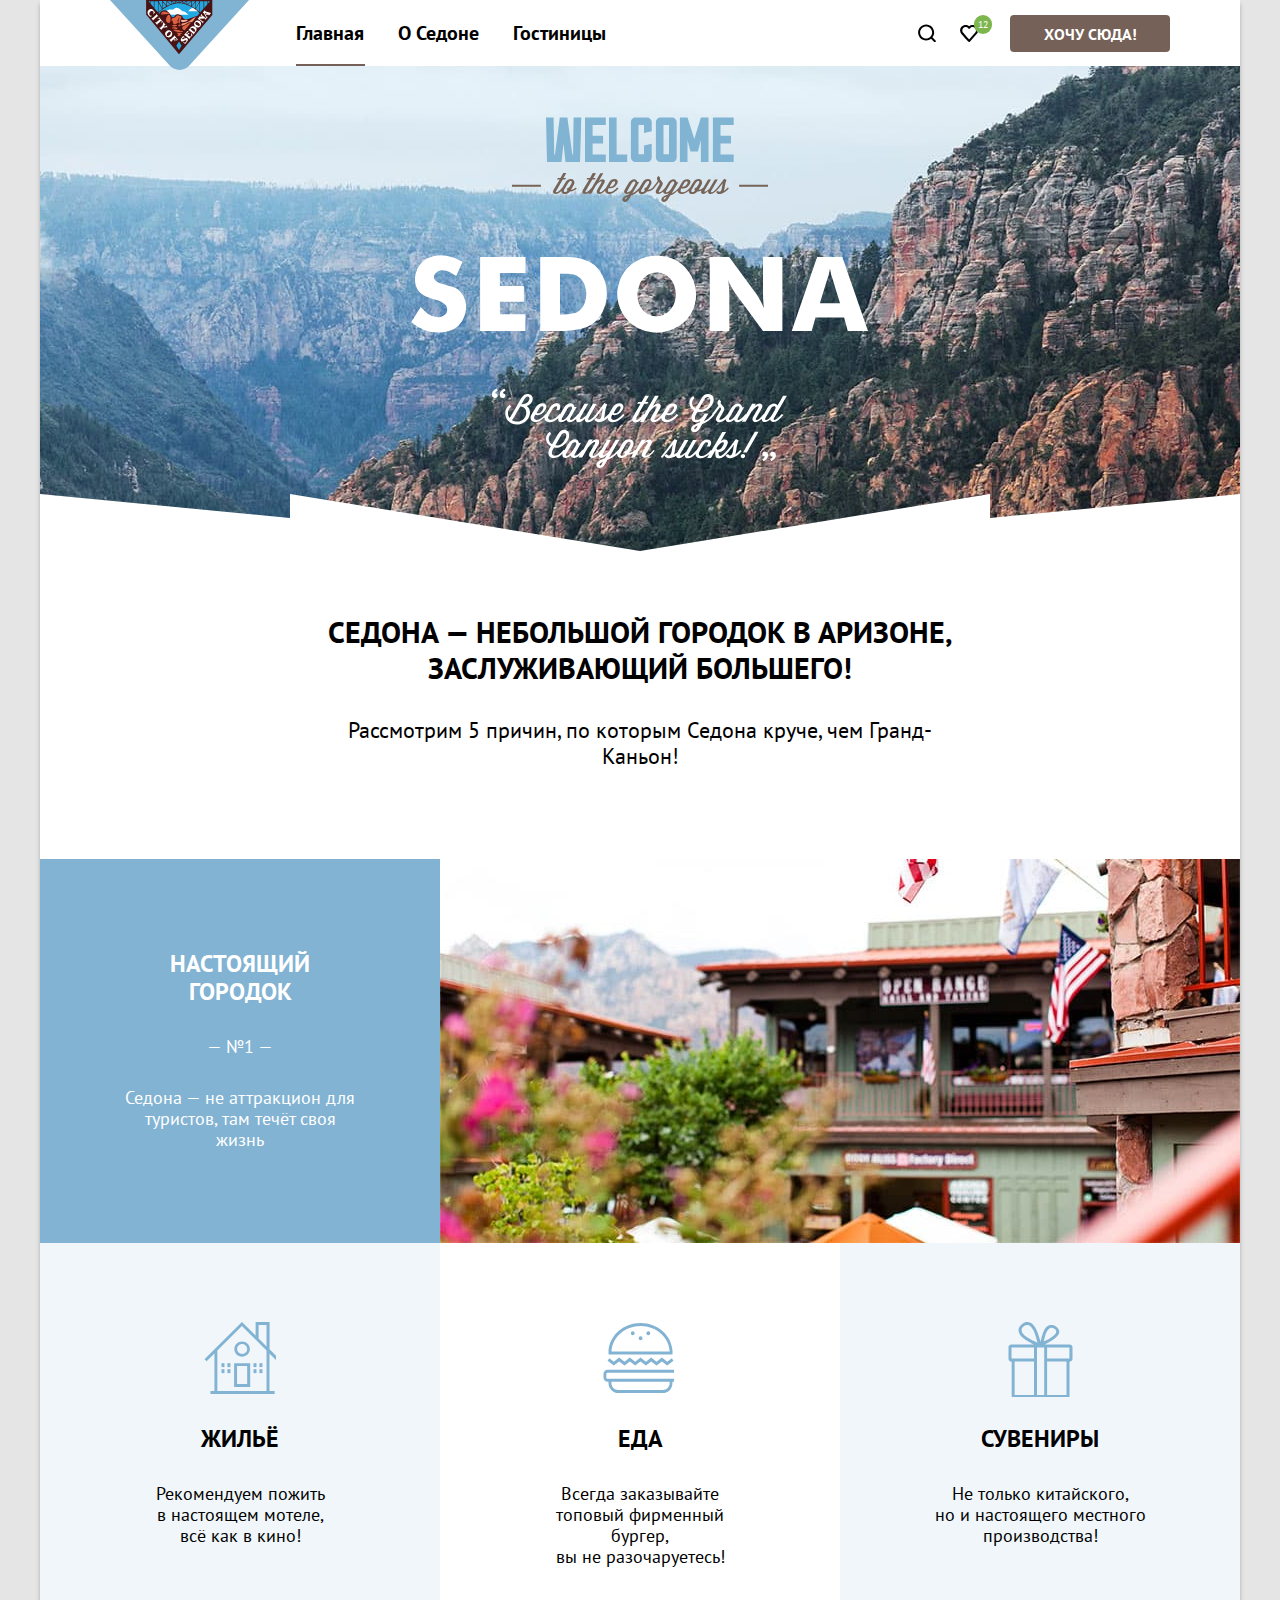
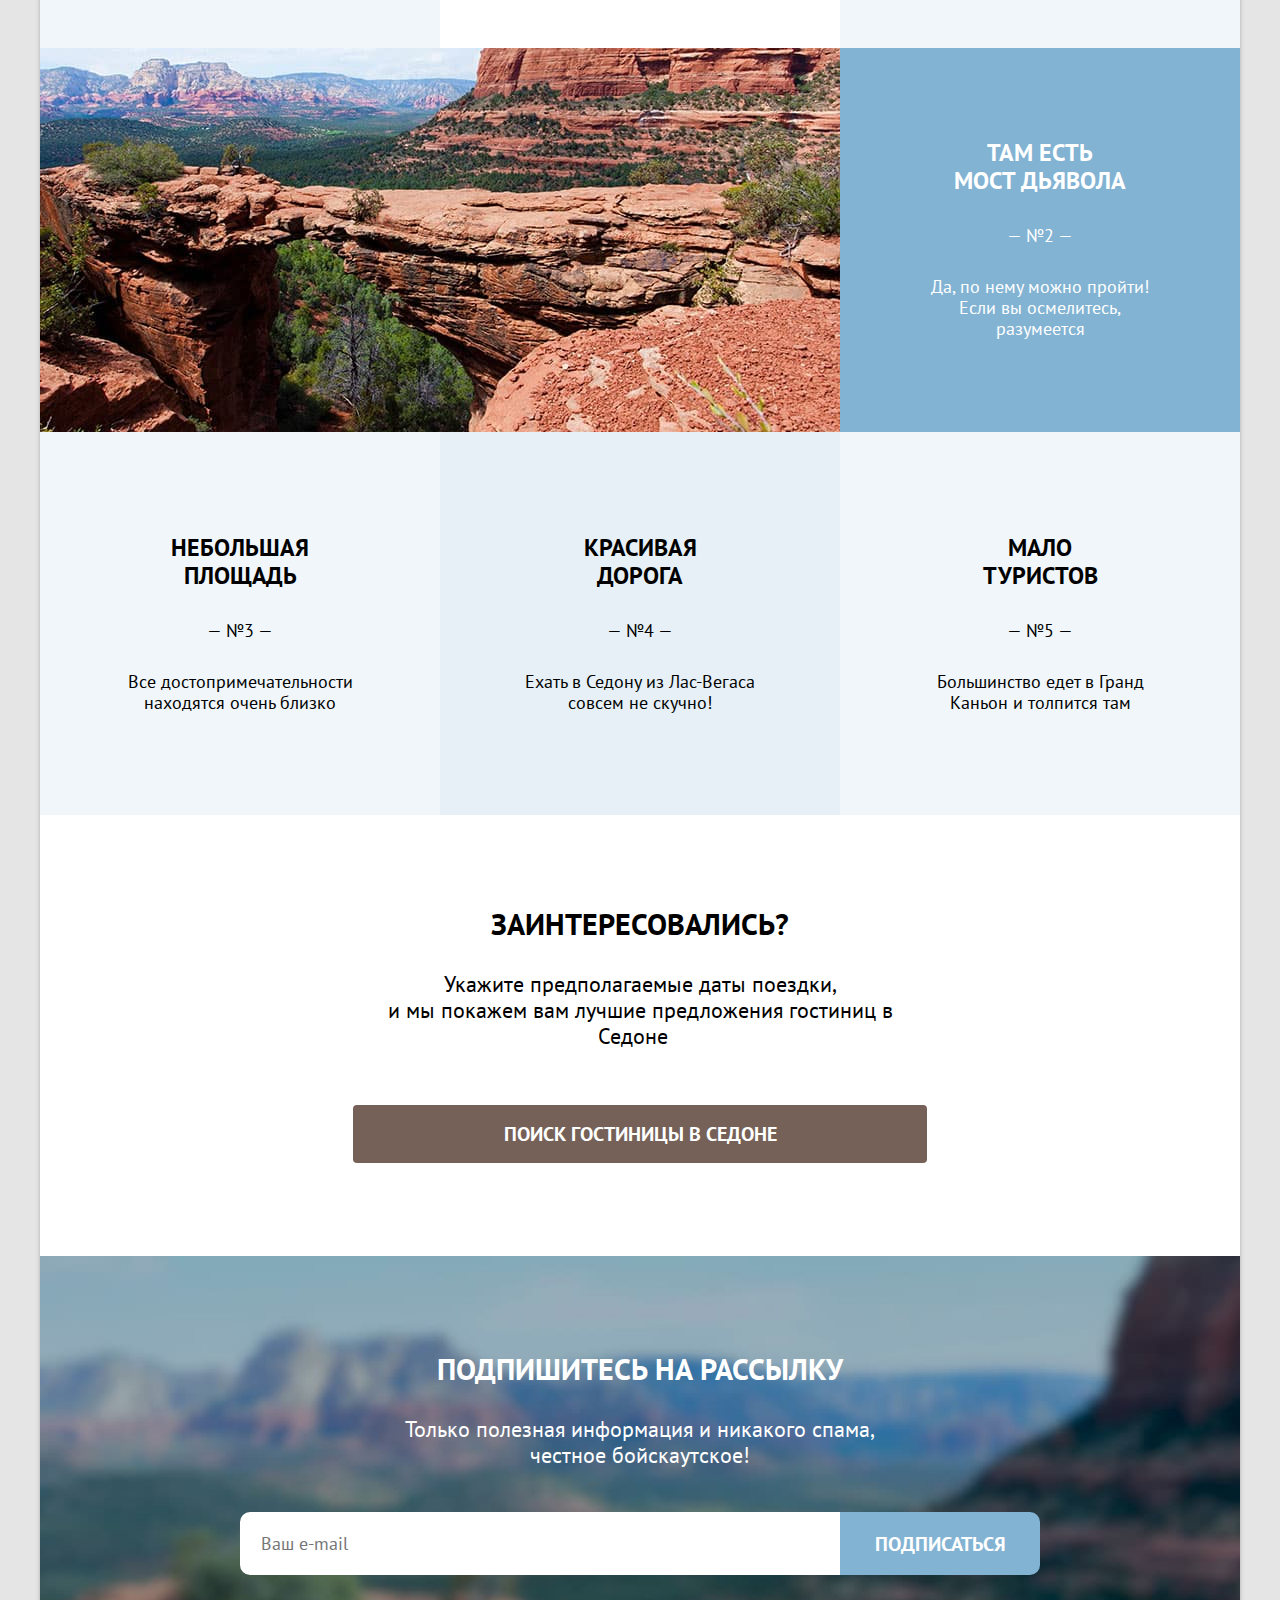
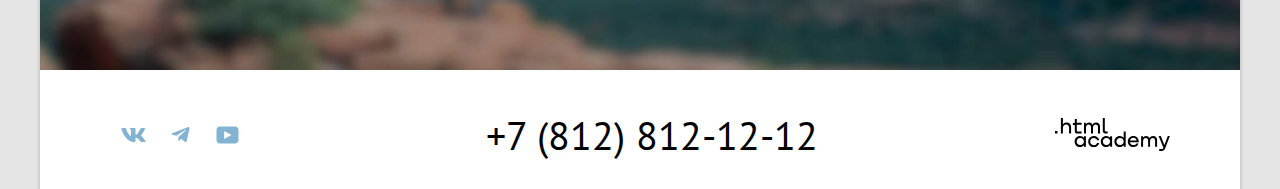
<file: index.html>
<!DOCTYPE html>
<html lang="ru">

<head>
  <meta charset="utf-8" />
  <link rel="stylesheet" href="styles/styles.css">
  <title>HTML Academy: Седона</title>
  <link rel="icon" href="favicon.ico">
  <link rel="icon" type="image/png" href="favicon.png">
</head>

<body>
  <div class="page-container">
    <header class="page-header">
      <nav class="navigation">
        <span class="navigation-logo">
          <img class="page-header-logo" src="images/logo.svg" height="70" width="139" alt="Логотип Седона." />
        </span>
        <ul class="navigation-list">
          <li class="navigation-item navigation-item-main">Главная</li>
          <li class="navigation-item">
            <a class="navigation-link" href="#">О Седоне</a>
          </li>
          <li class="navigation-item">
            <a class="navigation-link" href="catalog.html">Гостиницы</a>
          </li>
        </ul>
        <ul class="navigation-user">
          <li class="navigation-user-item">
            <a class="navigation-user-link" href="#">
              <svg class="navigation-user-icon" aria-label="Иконка поиска." aria-hidden="true" focusable="false"
                width="18" height="18" xmlns="http://www.w3.org/2000/svg">
                <path fill-rule="evenodd" clip-rule="evenodd"
                  d="M18.1585 17.05L14.448 13.35C15.4508 12.05 16.1528 10.35 16.1528 8.44995C16.1528 4.04995 12.5426 0.449951 8.13013 0.449951C3.71764 0.449951 0.107422 4.14995 0.107422 8.54995C0.107422 12.95 3.71764 16.55 8.13013 16.55C9.93524 16.55 11.6401 15.95 13.044 14.85L16.7545 18.55L18.1585 17.05ZM8.13013 14.55C4.82076 14.55 2.1131 11.85 2.1131 8.54995C2.1131 5.24995 4.82076 2.54995 8.13013 2.54995C11.4395 2.54995 14.1472 5.24995 14.1472 8.54995C14.1472 11.85 11.4395 14.55 8.13013 14.55Z" />
              </svg>
              <span class="visually-hidden">Поиск</span>
            </a>
          </li>
          <li class="navigation-user-item">
            <a class="navigation-user-link" href="#">
              <svg class="navigation-user-icon" aria-label="Иконка избранное." xmlns="http://www.w3.org/2000/svg"
                width="21" height="20" viewBox="0 0 21 20" fill="none">
                <path
                  d="M10.0143 19C9.71426 19 9.41426 18.9 9.21426 18.6C3.81426 12.5 2.51426 11.1 2.21426 10.7C1.51426 9.8 1.11426 8.6 1.11426 7.4C1.11426 4.4 3.51426 2 6.61426 2C7.91426 2 9.11426 2.5 10.1143 3.3C11.1143 2.5 12.4143 2 13.6143 2C16.6143 2 19.1143 4.4 19.1143 7.4C19.1143 8.7 18.6143 9.9 17.8143 10.8L10.8143 18.7C10.6143 18.9 10.4143 19 10.0143 19ZM4.01426 9.5C4.31426 9.9 7.51426 13.5 10.1143 16.4L16.3143 9.4C16.8143 8.9 17.0143 8.2 17.0143 7.4C17.0143 5.6 15.5143 4.1 13.7143 4.1C12.7143 4.1 11.7143 4.6 11.0143 5.4C10.7143 5.7 10.4143 5.8 10.1143 5.8C9.81426 5.8 9.51426 5.6 9.31426 5.4C8.61426 4.6 7.61426 4.1 6.61426 4.1C4.81426 4.1 3.31426 5.6 3.31426 7.4C3.21426 8.3 3.61426 9 4.01426 9.5C3.91426 9.5 3.91426 9.5 4.01426 9.5Z"
                  fill="black" />
              </svg>
              <span class="visually-hidden">Избранное</span>
              <span class="likes-number">12</span>
            </a>
          </li>
          <li class="navigation-user-item">
            <a class="button button-basic button-header" href="#">Хочу сюда!</a>
          </li>
        </ul>
      </nav>
    </header>
    <main class="main-index">
      <section class="about">
        <h1 class="visually-hidden">Sedona</h1>
        <img class="main-logo" src="images/welcome_logo.svg" height="352" width="458"
          alt="Welcome to the gorgeous Sedona." />
        <div class="about-container">
          <h2 class="visually-hidden">Про Седону</h2>
          <p class="introduction">Седона — небольшой городок в Аризоне, заслуживающий большего!</p>
          <p class="reasons">Рассмотрим 5 причин, по которым Седона круче, чем Гранд-Каньон!</p>
        </div>
      </section>
      <section class="advantages">
        <h2 class="visually-hidden">Преимущества</h2>
        <ul class="advantages-list">
          <li class="advantages-item advantages-item-photo-sedona">
            <div class="advantages-item-text">
              <h3 class="advantages-title-photo">Настоящий городок</h3>
              <p class="advantages-number">&mdash; №1 &mdash;</p>
              <p class="advantages-description">Седона — не аттракцион для туристов, там течёт своя жизнь</p>
            </div>
          </li>
          <li class="advantages-item">
            <div class="advantages-item-text-sublist">
              <h3 class="advantages-title housing">Жильё</h3>
              <p class="advantages-description">Рекомендуем пожить<br> в настоящем мотеле,<br> всё как в кино!</p>
            </div>
          </li>
          <li class="advantages-item advantages-background">
            <div class="advantages-item-text-sublist">
              <h3 class="advantages-title food">Еда</h3>
              <p class="advantages-description">Всегда заказывайте<br> топовый фирменный бургер,<br> вы не
                разочаруетесь!</p>
            </div>
          </li>
          <li class="advantages-item">
            <div class="advantages-item-text-sublist">
              <h3 class="advantages-title souvenir">Сувениры</h3>
              <p class="advantages-description">Не только китайского,<br> но и настоящего местного<br> производства!
              </p>
            </div>
          </li>
          <li class="advantages-item advantages-item-photo-canyon">
            <div class="advantages-item-text">
              <h3 class="advantages-title-photo">Там есть <br> мост дьявола</h3>
              <p class="advantages-number">&mdash; №2 &mdash;</p>
              <p class="advantages-description">Да, по нему можно пройти! Если вы осмелитесь, разумеется</p>
            </div>
          </li>
          <li class="advantages-item">
            <div class="advantages-item-text-main">
              <h3 class="advantages-title">Небольшая площадь</h3>
              <p class="advantages-number">&mdash; №3 &mdash;</p>
              <p class="advantages-description">Все достопримечательности находятся очень близко</p>
            </div>
          </li>
          <li class="advantages-item advantages-sub-background">
            <div class="advantages-item-text-main">
              <h3 class="advantages-title">Красивая дорога</h3>
              <p class="advantages-number">&mdash; №4 &mdash;</p>
              <p class="advantages-description">Ехать в Седону из Лас-Вегаса совсем не скучно!</p>
            </div>
          </li>
          <li class="advantages-item">
            <div class="advantages-item-text-main">
              <h3 class="advantages-title">Мало туристов</h3>
              <p class="advantages-number">&mdash; №5 &mdash;</p>
              <p class="advantages-description">Большинство едет в Гранд Каньон и толпится там</p>
            </div>
          </li>
        </ul>
      </section>
      <section class="hotel-search">
        <h2 class="visually-hidden">Поиск отеля</h2>
        <p class="search-question">Заинтересовались?</p>
        <p class="search-description">Укажите предполагаемые даты поездки,<br> <span class="search-text"> и мы покажем
            вам лучшие предложения
            гостиниц в Седоне</span></p>
        <a class="button button-hotel-search" href="#modal-window">Поиск гостиницы в Седоне</a>
      </section>
    </main>
    <footer class="page-footer">
      <section class="newsletter-index">
        <h2 class="page-footer-title">Подпишитесь на рассылку</h2>
        <p class="page-footer-text">Только полезная информация и никакого спама, <br> честное бойскаутское!</p>
        <form class="newsletter-form" action="https://echo.htmlacademy.ru/" method="post">
          <label class="visually-hidden" for="newsletter-email">Email</label>
          <input class="field" type="email" placeholder="Ваш e-mail" name="newsletter-email" id="newsletter-email"
            required />
          <button class="button newsletter-button" type="submit">Подписаться</button>
        </form>
      </section>
      <div class="page-footer-container">
        <section class="footer-social">
          <h2 class="visually-hidden">Социальные сети</h2>
          <ul class="footer-social-list">
            <li class="footer-social-item">
              <a class="footer-social-link" href="https://vk.com/htmlacademy">
                <svg class="footer-social-icon" aria-label="Иконка Вконтакте." xmlns="http://www.w3.org/2000/svg"
                  width="25" height="14" viewBox="0 0 25 14" fill="none">
                  <path fill-rule="evenodd" clip-rule="evenodd"
                    d="M23.9498 0.948C24.1158 0.402 23.9498 0 23.1548 0H20.5298C19.8618 0 19.5538 0.347 19.3868 0.73C19.3868 0.73 18.0518 3.926 16.1608 6.002C15.5488 6.604 15.2708 6.795 14.9368 6.795C14.7698 6.795 14.5188 6.604 14.5188 6.057V0.948C14.5188 0.292 14.3348 0 13.7788 0H9.65076C9.23376 0 8.98276 0.304 8.98276 0.593C8.98276 1.214 9.92876 1.358 10.0258 3.106V6.904C10.0258 7.737 9.87276 7.888 9.53876 7.888C8.64876 7.888 6.48376 4.677 5.19876 1.003C4.94976 0.288 4.69776 0 4.02676 0H1.39976C0.649756 0 0.499756 0.347 0.499756 0.73C0.499756 1.412 1.38976 4.8 4.64476 9.281C6.81476 12.341 9.86976 14 12.6528 14C14.3218 14 14.5278 13.632 14.5278 12.997V10.684C14.5278 9.947 14.6858 9.8 15.2148 9.8C15.6048 9.8 16.2718 9.992 17.8298 11.467C19.6098 13.216 19.9028 14 20.9048 14H23.5298C24.2798 14 24.6558 13.632 24.4398 12.904C24.2018 12.18 23.3518 11.129 22.2248 9.882C21.6128 9.172 20.6948 8.407 20.4158 8.024C20.0268 7.533 20.1378 7.314 20.4158 6.877C20.4158 6.877 23.6158 2.451 23.9488 0.948H23.9498Z" />
                </svg>
                <span class="visually-hidden">Вконтакте</span>
              </a>
            </li>
            <li class="footer-social-item">
              <a class="footer-social-link" href="https://t.me/htmlacademy">
                <svg class="footer-social-icon" aria-label="Иконка Телеграм." xmlns="http://www.w3.org/2000/svg"
                  width="19" height="16" viewBox="0 0 19 16" fill="none">
                  <path
                    d="M17.2853 0.0992597L1.34073 6.24776C0.252584 6.68481 0.258879 7.29184 1.14109 7.56253L5.23469 8.83953L14.7061 2.8637C15.1539 2.59121 15.5631 2.7378 15.2268 3.03636L7.55308 9.96185H7.55128L7.55308 9.96275L7.2707 14.1823C7.68438 14.1823 7.86693 13.9925 8.09895 13.7686L10.0873 11.8351L14.2232 14.89C14.9858 15.31 15.5334 15.0941 15.7232 14.1841L18.4382 1.38885C18.7161 0.274623 18.0128 -0.229883 17.2853 0.0992597Z" />
                </svg>
                <span class="visually-hidden">Телеграм</span>
              </a>
            </li>
            <li class="footer-social-item">
              <a class="footer-social-link" href="https://www.youtube.com/user/htmlacademyru">
                <svg class="footer-social-icon" aria-label="Иконка Ютьуб." xmlns="http://www.w3.org/2000/svg" width="23"
                  height="18" viewBox="0 0 23 18" fill="none">
                  <path
                    d="M19.1072 0.5H3.67437C1.81368 0.5 0.500244 2.09375 0.500244 3.9V13.9937C0.500244 15.9062 1.81368 17.5 3.67437 17.5H19.3261C20.9679 17.5 22.5002 15.9062 22.5002 14.1V3.9C22.2813 2.09375 20.9679 0.5 19.1072 0.5ZM8.16194 13.0375V4.9625L15.4953 9L8.16194 13.0375Z" />
                </svg>
                <span class="visually-hidden">Ютьюб</span>
              </a>
            </li>
          </ul>
        </section>
        <section class="telephone">
          <h2 class="visually-hidden">Номер телефона</h2>
          <address class="telephone-contact">
            <a class="telephone-number" href="tel:88128121212">+7 (812) 812-12-12</a>
          </address>
        </section>
        <section class="logo">
          <h2 class="visually-hidden">Логотип</h2>
          <a class="logo-footer-link" href="https://htmlacademy.ru/">
            <svg class="logo-footer" aria-label="Логотип HTML Academy." xmlns="http://www.w3.org/2000/svg" width="115"
              height="33" fill="none">
              <path
                d="M0 12.9v2.6h2.5v-2.6H0ZM11.6 4.5c-1.6 0-2.8.7-3.6 1.7h-.1V0h-2v15.5h2v-5.3c0-2.1 1.3-3.6 3.3-3.6 1.8 0 2.9 1.4 2.9 3.2v5.7h2V9.4c.1-3-1.8-4.9-4.5-4.9ZM26.6 4.8h-4.8V1.1h-2v3.8h-1.9v2h1.9v6c0 1.7 1 2.7 2.7 2.7h4.1v-2h-3.7c-.7 0-1.1-.4-1.1-1.1V6.8h4.8v-2ZM41.1 4.6c-1.6 0-2.9.8-3.5 2.1h-.1c-.6-1.2-1.8-2.1-3.4-2.1-1.4 0-2.5.8-3.1 1.8h-.1V4.8H29v10.6h2V10c0-2 1-3.5 2.6-3.5 1.5 0 2.4 1 2.4 2.6v6.3h2V9.8c0-2.4 1.4-3.3 2.6-3.3 1.5 0 2.4 1 2.4 2.6v6.3h2V8.9c.1-2.5-1.4-4.3-3.9-4.3ZM47.8 12.7c0 1.7 1 2.7 2.8 2.7h2v-2h-1.7c-.7 0-1.1-.4-1.1-1.1V0h-2v12.7ZM28.9 19.7c-.9-1.1-2.2-1.8-3.9-1.8-3.1 0-5.4 2.3-5.4 5.6s2.3 5.6 5.4 5.6c1.8 0 3-.8 3.8-1.9h.1v1.6h2V18.2h-2v1.5Zm-3.6 7.4c-2.2 0-3.6-1.6-3.6-3.6s1.4-3.6 3.6-3.6 3.6 1.6 3.6 3.6c0 1.9-1.4 3.6-3.6 3.6ZM44.2 22c-.5-2.4-2.6-4.1-5.4-4.1a5.4 5.4 0 0 0-5.6 5.6c0 3.1 2.2 5.6 5.6 5.6 2.8 0 4.9-1.8 5.4-4.2h-2.1a3.4 3.4 0 0 1-3.3 2.3c-2.2 0-3.6-1.6-3.6-3.6s1.4-3.6 3.6-3.6c1.6 0 2.8 1 3.3 2.2h2.1V22ZM55.1 19.7c-.9-1.1-2.2-1.8-3.9-1.8-3.1 0-5.4 2.3-5.4 5.6s2.3 5.6 5.4 5.6c1.8 0 3-.8 3.8-1.9h.1v1.6h2V18.2h-2v1.5Zm-3.6 7.4c-2.2 0-3.6-1.6-3.6-3.6s1.4-3.6 3.6-3.6 3.6 1.6 3.6 3.6c0 1.9-1.5 3.6-3.6 3.6ZM68.7 19.8c-.9-1.1-2.2-1.9-3.9-1.9-3.1 0-5.4 2.3-5.4 5.6s2.2 5.6 5.4 5.6c1.7 0 3-.8 3.8-1.8h.1v1.5h2V13.4h-2v6.4Zm-3.6 7.3c-2.2 0-3.6-1.6-3.6-3.6s1.4-3.6 3.6-3.6 3.6 1.6 3.6 3.6c-.1 2-1.5 3.6-3.6 3.6ZM78.3 17.9c-3.3 0-5.5 2.5-5.5 5.6 0 3 2.1 5.6 5.5 5.6 2.5 0 4.5-1.3 5.2-3.6h-2.1c-.5 1-1.6 1.6-3 1.6-1.9 0-3.3-1.3-3.4-2.9h8.8c.2-3.6-2-6.3-5.5-6.3Zm0 1.9c1.7 0 3 1 3.3 2.6h-6.5c.3-1.5 1.5-2.6 3.2-2.6ZM98.2 17.9c-1.6 0-2.9.8-3.6 2h-.1c-.6-1.2-1.8-2-3.4-2-1.4 0-2.5.7-3.1 1.8v-1.5h-1.9v10.6h2v-5.4c0-2 1-3.4 2.6-3.5 1.5 0 2.4 1 2.4 2.6v6.3h2v-5.6c0-2.4 1.4-3.3 2.6-3.3 1.5 0 2.4 1 2.4 2.6v6.3h2v-6.5c.1-2.6-1.4-4.4-3.9-4.4ZM109.4 27l-3.6-8.9h-2.2l4.8 11.6c-.3.9-.7 1.2-1.7 1.2h-2.5v2h2.5c1.8 0 2.8-.8 3.5-2.6l4.7-12.2h-2.1l-3.4 8.9Z" />
            </svg>
          </a>
        </section>
      </div>
    </footer>
  </div>
  <div class="modal-window-main">
    <div id="modal-window" class="modal-container">
      <div class="modal modal-hotel-search">
        <section class="modal-content">
          <button class="modal-close-button" type="button">
            <span class="visually-hidden">Закрыть</span>
          </button>
          <h2 class="modal-title">Поиск гостиницы в Седоне</h2>
          <form class="search-form" action="https://echo.htmlacademy.ru/" method="post">
            <p class="field-group">
              <label class="form-title arrival" for="modal-arrival">Дата Заезда:</label>
              <input class="modal-arrival-field modal-date-field modal-field" type="text" id="modal-arrival"
                name="modal-arrival" placeholder="27 апреля 2020">
            </p>
            <p class="modal-warning">Мы не можем отправить вас в прошлое</p>
            <p class="field-group">
              <label class="form-title departure" for="modal-departure">Дата Выезда:</label>
              <input class="modal-departure-field modal-date-field modal-field" type="text" id="modal-departure"
                name="modal-departure" placeholder="1 сентября 2021">
            </p>
            <p class="modal-warning-positive">На эти даты есть свободные номера. Пока есть.</p>
            <div class="modal-travellers">
              <p class="field-group">
                <label class="form-title adults" for="modal-adults">Взрослые:</label>
              <div class="modal-field-container field-adults">
                <button class="modal-form-button button-minus" type="button">
                  <svg class="minus-icon" aria-label="Minus-icon." xmlns="http://www.w3.org/2000/svg" width="13"
                    height="1" viewBox="0 0 13 1">
                    <path d="M0 0L0 1L13 1V0L0 0Z" />
                  </svg>
                </button>
                <input class="modal-person-field modal-field" type="text" id="modal-adults" name="modal-adults"
                  placeholder="2">
                <button class="modal-form-button button-plus" type="button">
                  <svg class="plus-icon" aria-label="Plus-icon." xmlns="http://www.w3.org/2000/svg" width="13"
                    height="13" viewBox="0 0 13 13">
                    <g>
                      <path d="M13 6H7V0H6V6H0V7H6V13H7V7H13V6Z" />
                    </g>
                  </svg>
                </button>
              </div>
              <p class="field-group">
                <label class="form-title children" for="modal-children">Дети:</label>
                <span class="tooltip">
                  <button class="tooltip-toggle" type="button" aria-labelledby="tooltip-label"></button>
                  <span class="tooltip-text" role="tooltip" id="tooltip-label">Укажите количество детей, которые будут
                    с вами, возраст которых от 6 до 18 лет. Дети до 6 лет размещаются бесплатно.</span>
                </span>
              <div class="modal-field-container">
                <button class="modal-form-button button-minus" type="button">
                  <svg class="minus-icon" aria-label="Minus-icon." xmlns="http://www.w3.org/2000/svg" width="13"
                    height="1" viewBox="0 0 13 1">
                    <path d="M0 0L0 1L13 1V0L0 0Z" />
                  </svg>
                </button>
                <input class="modal-person-field modal-field" type="text" id="modal-children" name="modal-children"
                  placeholder="1">
                <button class="modal-form-button button-plus" type="button">
                  <svg class="plus-icon" aria-label="Plus-icon." xmlns="http://www.w3.org/2000/svg" width="13"
                    height="13" viewBox="0 0 13 13">
                    <g>
                      <path d="M13 6H7V0H6V6H0V7H6V13H7V7H13V6Z" />
                    </g>
                  </svg>
                </button>
              </div>
            </div>
            <button class="button modal-search-button" type="submit">Найти</button>
          </form>
        </section>
      </div>
    </div>
  </div>
</body>

</html>
</file>
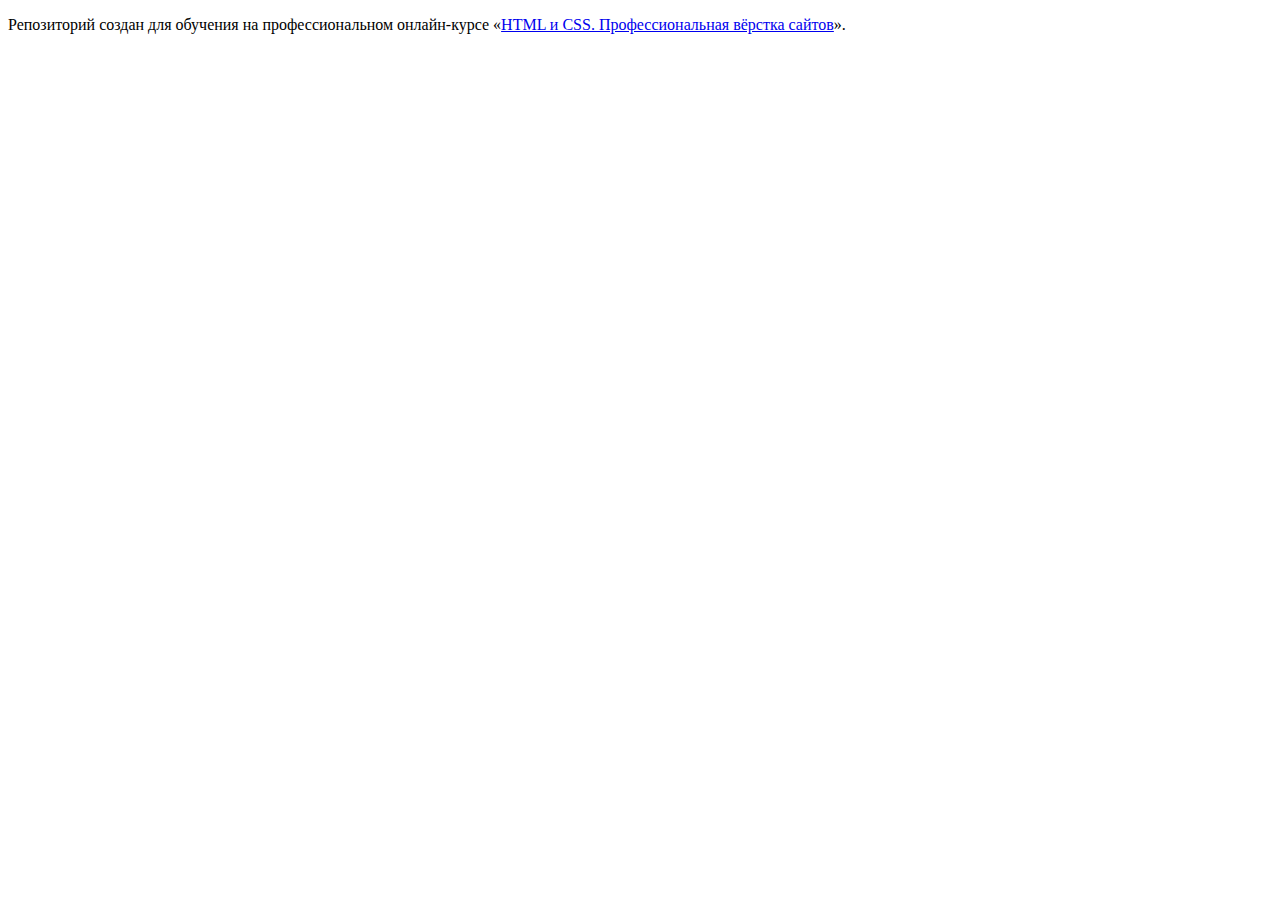
<file: 1/index.html>
<!DOCTYPE html>
<html lang="ru">
  <head>
    <meta charset="utf-8">
    <title>HTML Academy: Седона</title>
    <base href="https://htmlacademy-htmlcss.github.io/1719055-sedona-34/1/">
</head>
  <body>

    <p>Репозиторий создан для обучения на профессиональном онлайн‑курсе «<a href="https://htmlacademy.ru/intensive/htmlcss">HTML и CSS. Профессиональная вёрстка сайтов</a>».</p>

  </body>
</html>
</file>
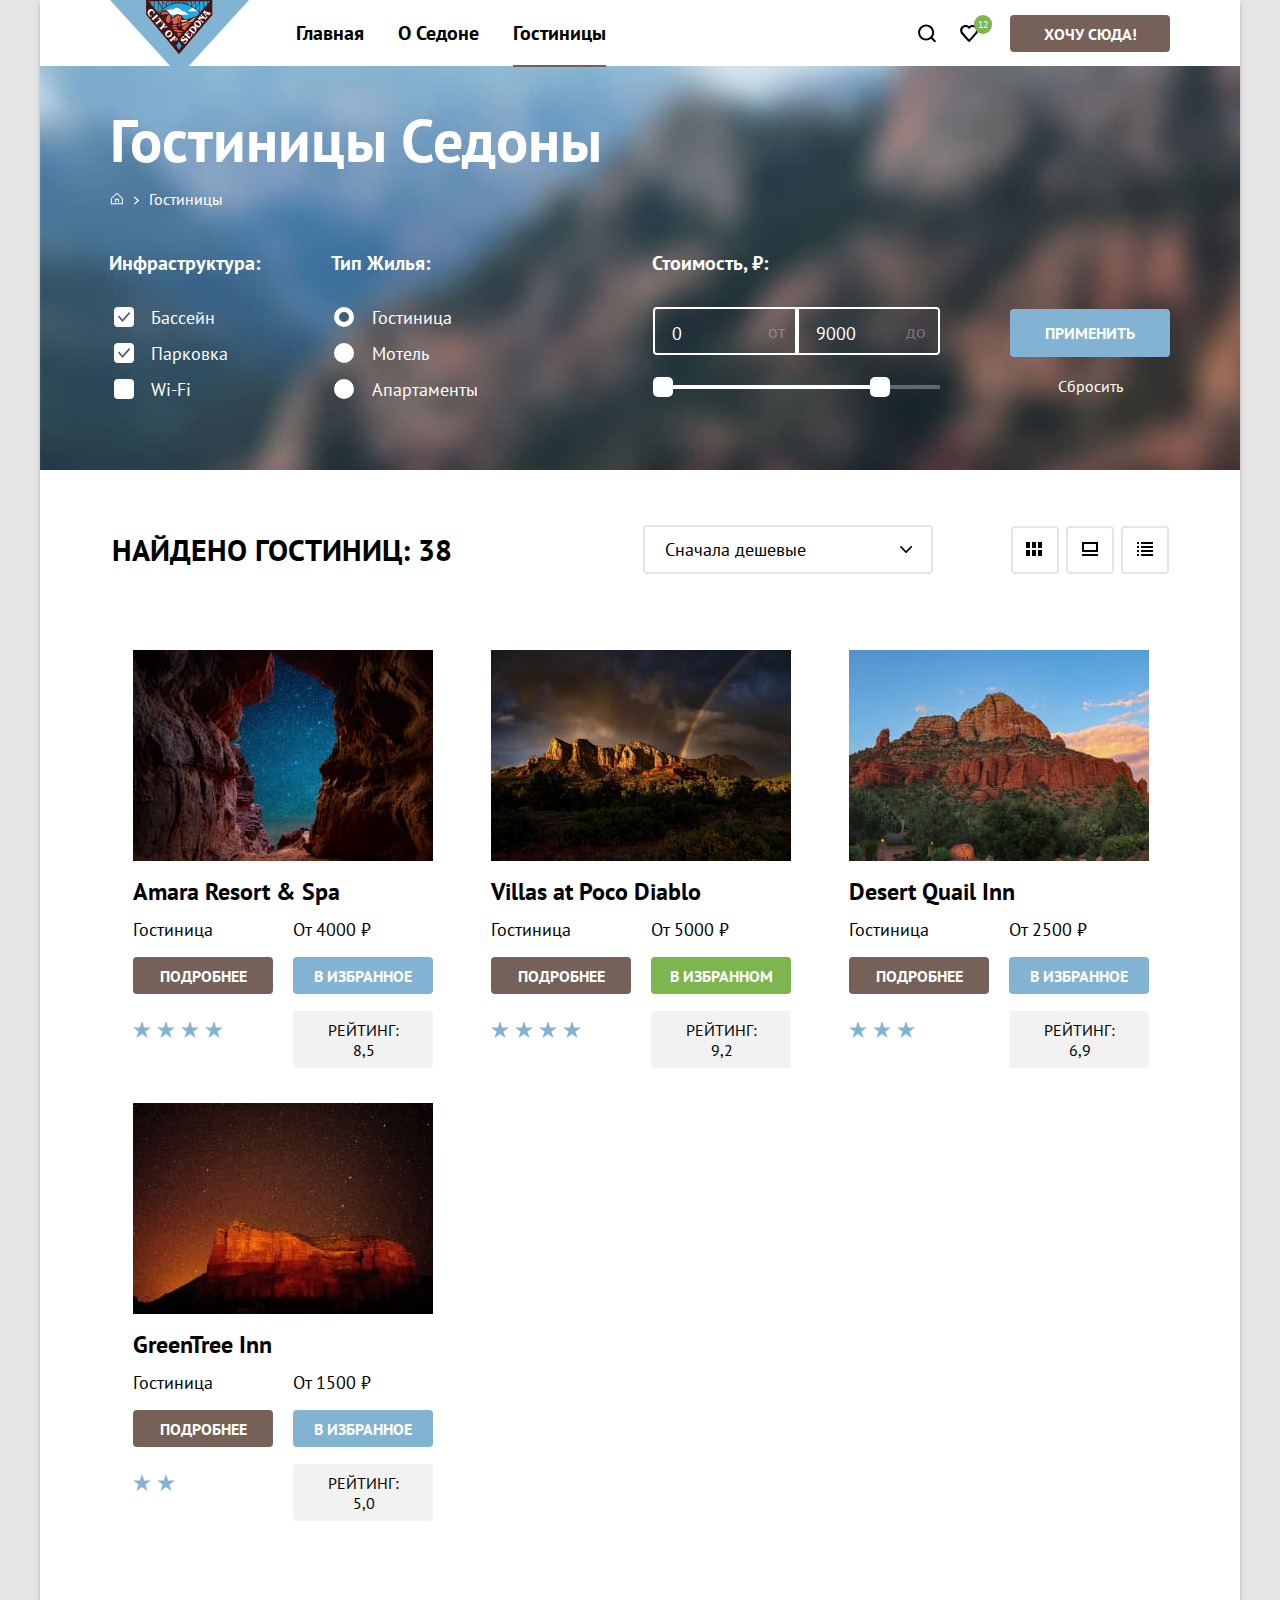
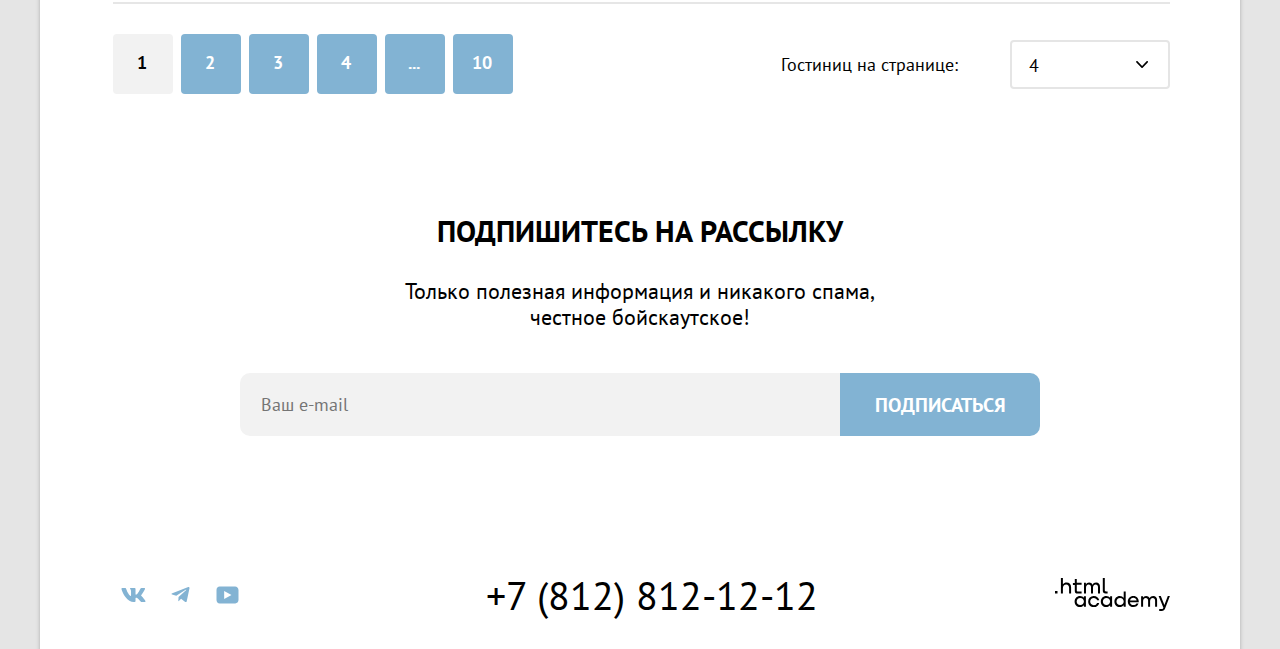
<file: catalog.html>
<!DOCTYPE html>
<html lang="ru">

<head>
  <meta charset="UTF-8" />
  <link rel="stylesheet" href="styles/styles.css">
  <title>HTML Academy: Седона</title>
  <link rel="icon" href="favicon.ico">
</head>

<body>
  <div class="page-container">
    <header class="page-header">
      <nav class="navigation">
        <a class="navigation-logo" href="index.html">
          <img class="page-header-logo" src="images/logo.svg" height="70" width="139" alt="Логотип Седона." />
        </a>
        <ul class="navigation-list">
          <li class="navigation-item">
            <a class="navigation-link" href="index.html">Главная</a>
          </li>
          <li class="navigation-item">
            <a class="navigation-link" href="#">О Седоне</a>
          </li>
          <li class="navigation-item navigation-item-hotels">Гостиницы</li>
        </ul>
        <ul class="navigation-user">
          <li class="navigation-user-item">
            <a class="navigation-user-link" href="#">
              <svg class="navigation-user-icon" aria-label="Иконка поиска." aria-hidden="true" focusable="false"
                width="18" height="18" xmlns="http://www.w3.org/2000/svg">
                <path fill-rule="evenodd" clip-rule="evenodd"
                  d="M18.1585 17.05L14.448 13.35C15.4508 12.05 16.1528 10.35 16.1528 8.44995C16.1528 4.04995 12.5426 0.449951 8.13013 0.449951C3.71764 0.449951 0.107422 4.14995 0.107422 8.54995C0.107422 12.95 3.71764 16.55 8.13013 16.55C9.93524 16.55 11.6401 15.95 13.044 14.85L16.7545 18.55L18.1585 17.05ZM8.13013 14.55C4.82076 14.55 2.1131 11.85 2.1131 8.54995C2.1131 5.24995 4.82076 2.54995 8.13013 2.54995C11.4395 2.54995 14.1472 5.24995 14.1472 8.54995C14.1472 11.85 11.4395 14.55 8.13013 14.55Z" />
              </svg>
              <span class="visually-hidden">Поиск</span>
            </a>
          </li>
          <li class="navigation-user-item">
            <a class="navigation-user-link" href="#">
              <svg class="navigation-user-icon" aria-label="Иконка избранное." xmlns="http://www.w3.org/2000/svg"
                width="21" height="20" viewBox="0 0 21 20" fill="none">
                <path
                  d="M10.0143 19C9.71426 19 9.41426 18.9 9.21426 18.6C3.81426 12.5 2.51426 11.1 2.21426 10.7C1.51426 9.8 1.11426 8.6 1.11426 7.4C1.11426 4.4 3.51426 2 6.61426 2C7.91426 2 9.11426 2.5 10.1143 3.3C11.1143 2.5 12.4143 2 13.6143 2C16.6143 2 19.1143 4.4 19.1143 7.4C19.1143 8.7 18.6143 9.9 17.8143 10.8L10.8143 18.7C10.6143 18.9 10.4143 19 10.0143 19ZM4.01426 9.5C4.31426 9.9 7.51426 13.5 10.1143 16.4L16.3143 9.4C16.8143 8.9 17.0143 8.2 17.0143 7.4C17.0143 5.6 15.5143 4.1 13.7143 4.1C12.7143 4.1 11.7143 4.6 11.0143 5.4C10.7143 5.7 10.4143 5.8 10.1143 5.8C9.81426 5.8 9.51426 5.6 9.31426 5.4C8.61426 4.6 7.61426 4.1 6.61426 4.1C4.81426 4.1 3.31426 5.6 3.31426 7.4C3.21426 8.3 3.61426 9 4.01426 9.5C3.91426 9.5 3.91426 9.5 4.01426 9.5Z"
                  fill="black" />
              </svg>
              <span class="visually-hidden">Избранное</span>
              <span class="likes-number">12</span>
            </a>
          </li>
          <li class="navigation-user-item">
            <a class="button button-basic button-header" href="#">Хочу сюда!</a>
          </li>
        </ul>
      </nav>
    </header>
    <main class="main-inner">
      <section class="catalog">
        <div class="catalog-container-title">
          <h1 class="catalog-title">Гостиницы Седоны</h1>
          <ul class="breadcrumbs">
            <li class="breadcrums-item">
              <a class="breadcrumbs-link" href="index.html">
                <svg class="breadcrums-icon" aria-label="Хлебные крошки/Домой." xmlns="http://www.w3.org/2000/svg"
                  width="13" height="13" viewBox="0 0 13 13" fill="none">
                  <path fill-rule="evenodd" clip-rule="evenodd"
                    d="M0.871094 6.15002L6.87109 0.650024L12.8711 6.15002V12.35H0.871094V6.15002ZM1.87109 6.55002V11.35H11.8711V6.55002L6.87109 2.05002L1.87109 6.55002ZM5.87109 10.35H4.87109V6.84998H8.87109V10.35H7.87109V7.84998H5.87109V10.35Z"
                    fill="white" />
                </svg>
                <span class="visually-hidden">Главная</span>
              </a>
            </li>
            <li class="breadcrumbs-item">
              <svg xmlns="http://www.w3.org/2000/svg" aria-label="Хлебные крошки." width="6" height="9"
                viewBox="0 0 6 9" fill="none">
                <path
                  d="M5.76043 4.07502L1.96043 0.675024C1.76043 0.475024 1.36043 0.475024 1.06043 0.675024C0.760433 0.875024 0.860433 1.27502 1.06043 1.47502L4.36043 4.47502L1.16043 7.47502C0.960433 7.67502 0.960433 8.07502 1.16043 8.27502C1.16043 8.37502 1.46043 8.47502 1.56043 8.47502C1.66043 8.47502 1.86043 8.37502 1.96043 8.27502L5.76043 4.87502C6.06043 4.67502 6.06043 4.27502 5.76043 4.07502Z"
                  fill="white" />
              </svg>
            </li>
            <li class="breadcrums-item">
              <a class="breadcrumbs-link" href="catalog.html">Гостиницы</a>
            </li>
          </ul>
        </div>
        <div class="catalog-main-container">
          <h2 class="visually-hidden">Каталог гостиниц с фильтрами</h2>
          <form class="catalog-filter" action="https://echo.htmlacademy.ru/" method="get">
            <fieldset class="infrastructure catalog-filter-group">
              <legend class="catalog-filter-title">Инфраструктура:</legend>
              <ul class="catalog-filter-list">
                <li class="catalog-filter-item">
                  <label class="control">
                    <input class="control-input visually-hidden" type="checkbox" name="swimming-pool" checked />
                    <span class="control-mark"></span>
                    <span class="control-label">Бассейн</span>
                  </label>
                </li>
                <li class="catalog-filter-item">
                  <label class="control">
                    <input class="control-input visually-hidden" type="checkbox" name="parking-lot" checked />
                    <span class="control-mark"></span>
                    <span class="control-label">Парковка</span>
                  </label>
                </li>
                <li class="catalog-filter-item">
                  <label class="control">
                    <input class="control-input visually-hidden" type="checkbox" name="wifi" />
                    <span class="control-mark"></span>
                    <span class="control-label">Wi-Fi</span>
                  </label>
                </li>
              </ul>
            </fieldset>
            <fieldset class="accomodation catalog-filter-group">
              <legend class="catalog-filter-title">Тип Жилья:</legend>
              <ul class="catalog-filter-list">
                <li class="catalog-filter-item">
                  <label class="control-radio">
                    <input class="control-input visually-hidden" type="radio" name="house-type" value="hotel" checked />
                    <span class="control-mark-radio"></span>
                    <span class="control-radio-label">Гостиница</span>
                  </label>
                </li>
                <li class="catalog-filter-item">
                  <label class="control-radio">
                    <input class="control-input visually-hidden" type="radio" value="motel" name="house-type" />
                    <span class="control-mark-radio"></span>
                    <span class="control-radio-label">Мотель</span>
                  </label>
                </li>
                <li class="catalog-filter-item">
                  <label class="control-radio">
                    <input class="control-input visually-hidden" type="radio" value="apartments" name="house-type" />
                    <span class="control-mark-radio"></span>
                    <span class="control-radio-label">Апартаменты</span>
                  </label>
                </li>
              </ul>
            </fieldset>
            <fieldset class="hotel-price-range">
              <legend class="catalog-filter-title">Стоимость, ₽:</legend>
              <div class="hotel-price-container">
                <div class="hotel-price-input">
                  <div class="price-range">
                    <input class="hotel-price hotel-min-price" id="price-range-min" type="number" value="0"
                      name="hotel-min-price" />
                    <label class="min-range" for="price-range-min">от</label>
                  </div>
                  <div class="price-range">
                    <input class="hotel-price hotel-max-price" id="price-range-max" type="number" value="9000"
                      name="hotel-max-price" />
                    <label class="max-range" for="price-range-max">до</label>
                  </div>
                </div>
                <div class="range">
                  <div class="range-scale">
                    <div class="range-bar">
                      <button class="range-toggle toggle-min" type="button">
                      </button>
                      <button class="range-toggle toggle-max" type="button">
                      </button>
                    </div>
                  </div>
                </div>
              </div>
            </fieldset>
            <div class="catalog-buttons">
              <a class="button button-submit" href="#">Применить</a>
              <button class="button button-reset" type="button">Сбросить</button>
            </div>
          </form>
        </div>
      </section>
      <section class="search-results">
        <div class="search-results-container">
          <h2 class="visually-hidden">Результаты поиска</h2>
          <p class="found-hotels">Найдено гостиниц: <span class="found-hotels-number">38</span></p>
          <select class="select-control" aria-label="Сортировка">
            <option value="cheap">Сначала дешевые</option>
            <option value="expansive">Сначала дорогие</option>
            <option value="popular">Сначала популярные</option>
          </select>
          <div class="catalog-control">
            <a href="#" class="button-control button-control-all">
              <span class="visually-hidden">Показать все карточки</span>
            </a>
            <a href="#" class="button-control button-control-card">
              <span class="visually-hidden">Показать одну карточку</span>
            </a>
            <a href="#" class="button-control button-control-list">
              <span class="visually-hidden">Показать список</span>
            </a>
          </div>
        </div>
        <ul class="hotel-card-list">
          <li class="hotel-card">
            <a class="hotel-card-link" href="#">
              <img class="hotel-card-photo" src="images/hotel-1.jpeg" width="300" height="211" alt="Amara Resort." />
            </a>
            <a class="hotel-card-title-link" href="#">
              <h3 class="hotel-card-name">Amara Resort & Spa</h3>
            </a>
            <p class="hotel-card-type">Гостиница</p>
            <p class="hotel-card-price">От 4000 ₽</p>
            <a class="button button-basic" href="#">Подробнее</a>
            <button class="button button-favourite" type="submit">В избранное</button>
            <ul class="hotel-rating">
              <li class="hotel-rating-star"><img class="stars-rating" src="images/star.svg" width="18" height="17"
                  alt="Звезда рейтинга отеля." />
              </li>
              <li class="hotel-rating-star"><img class="stars-rating" src="images/star.svg" width="18" height="17"
                  alt="Звезда рейтинга отеля." />
              </li>
              <li class="hotel-rating-star"><img class="stars-rating" src="images/star.svg" width="18" height="17"
                  alt="Звезда рейтинга отеля." />
              </li>
              <li class="hotel-rating-star"><img class="stars-rating" src="images/star.svg" width="18" height="17"
                  alt="Звезда рейтинга отеля." />
              </li>
            </ul>
            <span class="hotel-rating-numbers">Рейтинг: 8,5</span>
          </li>
          <li class="hotel-card">
            <a class="hotel-card-link" href="#">
              <img class="hotel-card-photo" src="images/hotel-2.jpeg" width="300" height="211"
                alt="Villas at Poco Diablo." />
            </a>
            <a class="hotel-card-title-link" href="#">
              <h3 class="hotel-card-name">Villas at Poco Diablo</h3>
            </a>
            <p class="hotel-card-type">Гостиница</p>
            <p class="hotel-card-price">От 5000 ₽</p>
            <a class="button button-basic" href="#">Подробнее</a>
            <button class="button button-favourite button-favourite-chosen" type="submit">В избранном</button>
            <ul class="hotel-rating">
              <li class="hotel-rating-star"><img class="stars-rating" src="images/star.svg" width="18" height="17"
                  alt="Звезда рейтинга отеля." />
              </li>
              <li class="hotel-rating-star"><img class="stars-rating" src="images/star.svg" width="18" height="17"
                  alt="Звезда рейтинга отеля." />
              </li>
              <li class="hotel-rating-star"><img class="stars-rating" src="images/star.svg" width="18" height="17"
                  alt="Звезда рейтинга отеля." />
              </li>
              <li class="hotel-rating-star"><img class="stars-rating" src="images/star.svg" width="18" height="17"
                  alt="Звезда рейтинга отеля." />
              </li>
            </ul>
            <span class="hotel-rating-numbers">Рейтинг: 9,2</span>
          </li>
          <li class="hotel-card">
            <a class="hotel-card-link" href="#">
              <img class="hotel-card-photo" src="images/hotel-3.jpeg" width="300" height="211"
                alt="Desert Quail Inn." />
            </a>
            <a class="hotel-card-title-link" href="#">
              <h3 class="hotel-card-name">Desert Quail Inn</h3>
            </a>
            <p class="hotel-card-type">Гостиница</p>
            <p class="hotel-card-price">От 2500 ₽</p>
            <a class="button button-basic" href="#">Подробнее</a>
            <button class="button button-favourite" type="submit">В избранное</button>
            <ul class="hotel-rating">
              <li class="hotel-rating-star"><img class="stars-rating" src="images/star.svg" width="18" height="17"
                  alt="Звезда рейтинга отеля." />
              </li>
              <li class="hotel-rating-star"><img class="stars-rating" src="images/star.svg" width="18" height="17"
                  alt="Звезда рейтинга отеля." />
              </li>
              <li class="hotel-rating-star"><img class="stars-rating" src="images/star.svg" width="18" height="17"
                  alt="Звезда рейтинга отеля." />
              </li>
            </ul>
            <span class="hotel-rating-numbers">Рейтинг: 6,9</span>
          </li>
          <li class="hotel-card">
            <a class="hotel-card-link" href="#">
              <img class="hotel-card-photo" src="images/hotel-4.jpeg" width="300" height="211" alt="GreenTree." />
            </a>
            <a class="hotel-card-title-link" href="#">
              <h3 class="hotel-card-name">GreenTree Inn</h3>
            </a>
            <p class="hotel-card-type">Гостиница</p>
            <p class="hotel-card-price">От 1500 ₽</p>
            <a class="button button-basic" href="#">Подробнее</a>
            <button class="button button-favourite" type="submit">В избранное</button>
            <ul class="hotel-rating">
              <li class="hotel-rating-star"><img class="stars-rating" src="images/star.svg" width="18" height="17"
                  alt="Звезда рейтинга отеля." />
              </li>
              <li class="hotel-rating-star"><img class="stars-rating" src="images/star.svg" width="18" height="17"
                  alt="Звезда рейтинга отеля." />
              </li>
            </ul>
            <span class="hotel-rating-numbers">Рейтинг: 5,0</span>
          </li>
        </ul>
        <div class="pagination">
          <ul class="pagination-list">
            <li class="pagination-item">
              <a class="pagination-link pagination-link-current" href="#">1</a>
            </li>
            <li class="pagination-item">
              <a class="pagination-link" href="#">2</a>
            </li>
            <li class="pagination-item">
              <a class="pagination-link" href="#">3</a>
            </li>
            <li class="pagination-item">
              <a class="pagination-link" href="#">4</a>
            </li>
            <li class="pagination-item">
              <a class="pagination-link" href="#">...</a>
            </li>
            <li class="pagination-item">
              <a class="pagination-link" href="#">10</a>
            </li>
          </ul>
          <p class="hotels-on-page">Гостиниц на странице:</p>
          <select class="select-control-number" aria-label="Сортировка">
            <option value="4">4</option>
            <option value="8">8</option>
            <option value="10">10</option>
          </select>
        </div>
      </section>
    </main>
    <footer class="page-footer">
      <section class="newsletter-index-catalog">
        <h2 class="page-footer-title-catalog">Подпишитесь на рассылку</h2>
        <p class="page-footer-text-catalog">Только полезная информация и никакого спама, <br> честное бойскаутское!</p>
        <div class="newsletter-container">
          <form class="newsletter-form" action="https://echo.htmlacademy.ru/" method="post">
            <label class="visually-hidden" for="newsletter-email">Email</label>
            <input class="field field-catalog" type="email" placeholder="Ваш e-mail" name="newsletter-email"
              id="newsletter-email" required />
            <button class="button newsletter-button" type="submit">Подписаться</button>
          </form>
        </div>
      </section>
      <div class="page-footer-container">
        <section class="footer-social">
          <h2 class="visually-hidden">Социальные сети</h2>
          <ul class="footer-social-list">
            <li class="footer-social-item">
              <a class="footer-social-link" href="https://vk.com/htmlacademy">
                <svg class="footer-social-icon" aria-label="Иконка Вконтакте." xmlns="http://www.w3.org/2000/svg"
                  width="25" height="14" viewBox="0 0 25 14" fill="none">
                  <path fill-rule="evenodd" clip-rule="evenodd"
                    d="M23.9498 0.948C24.1158 0.402 23.9498 0 23.1548 0H20.5298C19.8618 0 19.5538 0.347 19.3868 0.73C19.3868 0.73 18.0518 3.926 16.1608 6.002C15.5488 6.604 15.2708 6.795 14.9368 6.795C14.7698 6.795 14.5188 6.604 14.5188 6.057V0.948C14.5188 0.292 14.3348 0 13.7788 0H9.65076C9.23376 0 8.98276 0.304 8.98276 0.593C8.98276 1.214 9.92876 1.358 10.0258 3.106V6.904C10.0258 7.737 9.87276 7.888 9.53876 7.888C8.64876 7.888 6.48376 4.677 5.19876 1.003C4.94976 0.288 4.69776 0 4.02676 0H1.39976C0.649756 0 0.499756 0.347 0.499756 0.73C0.499756 1.412 1.38976 4.8 4.64476 9.281C6.81476 12.341 9.86976 14 12.6528 14C14.3218 14 14.5278 13.632 14.5278 12.997V10.684C14.5278 9.947 14.6858 9.8 15.2148 9.8C15.6048 9.8 16.2718 9.992 17.8298 11.467C19.6098 13.216 19.9028 14 20.9048 14H23.5298C24.2798 14 24.6558 13.632 24.4398 12.904C24.2018 12.18 23.3518 11.129 22.2248 9.882C21.6128 9.172 20.6948 8.407 20.4158 8.024C20.0268 7.533 20.1378 7.314 20.4158 6.877C20.4158 6.877 23.6158 2.451 23.9488 0.948H23.9498Z" />
                </svg>
                <span class="visually-hidden">Вконтакте</span>
              </a>
            </li>
            <li class="footer-social-item">
              <a class="footer-social-link" href="https://t.me/htmlacademy">
                <svg class="footer-social-icon" aria-label="Иконка Телеграм." xmlns="http://www.w3.org/2000/svg"
                  width="19" height="16" viewBox="0 0 19 16" fill="none">
                  <path
                    d="M17.2853 0.0992597L1.34073 6.24776C0.252584 6.68481 0.258879 7.29184 1.14109 7.56253L5.23469 8.83953L14.7061 2.8637C15.1539 2.59121 15.5631 2.7378 15.2268 3.03636L7.55308 9.96185H7.55128L7.55308 9.96275L7.2707 14.1823C7.68438 14.1823 7.86693 13.9925 8.09895 13.7686L10.0873 11.8351L14.2232 14.89C14.9858 15.31 15.5334 15.0941 15.7232 14.1841L18.4382 1.38885C18.7161 0.274623 18.0128 -0.229883 17.2853 0.0992597Z" />
                </svg>
                <span class="visually-hidden">Телеграм</span>
              </a>
            </li>
            <li class="footer-social-item">
              <a class="footer-social-link" href="https://www.youtube.com/user/htmlacademyru">
                <svg class="footer-social-icon" aria-label="Иконка Ютьуб." xmlns="http://www.w3.org/2000/svg" width="23"
                  height="18" viewBox="0 0 23 18" fill="none">
                  <path
                    d="M19.1072 0.5H3.67437C1.81368 0.5 0.500244 2.09375 0.500244 3.9V13.9937C0.500244 15.9062 1.81368 17.5 3.67437 17.5H19.3261C20.9679 17.5 22.5002 15.9062 22.5002 14.1V3.9C22.2813 2.09375 20.9679 0.5 19.1072 0.5ZM8.16194 13.0375V4.9625L15.4953 9L8.16194 13.0375Z" />
                </svg>
                <span class="visually-hidden">Ютьюб</span>
              </a>
            </li>
          </ul>
        </section>
        <section class="telephone">
          <h2 class="visually-hidden">Номер телефона</h2>
          <address class="telephone-contact">
            <a class="telephone-number" href="tel:88128121212">+7 (812) 812-12-12</a>
          </address>
        </section>
        <section class="logo">
          <h2 class="visually-hidden">Логотип</h2>
          <a class="logo-footer-link" href="https://htmlacademy.ru/">
            <svg class="logo-footer" aria-label="Логотип HTML Academy." xmlns="http://www.w3.org/2000/svg" width="115"
              height="33" fill="none">
              <path
                d="M0 12.9v2.6h2.5v-2.6H0ZM11.6 4.5c-1.6 0-2.8.7-3.6 1.7h-.1V0h-2v15.5h2v-5.3c0-2.1 1.3-3.6 3.3-3.6 1.8 0 2.9 1.4 2.9 3.2v5.7h2V9.4c.1-3-1.8-4.9-4.5-4.9ZM26.6 4.8h-4.8V1.1h-2v3.8h-1.9v2h1.9v6c0 1.7 1 2.7 2.7 2.7h4.1v-2h-3.7c-.7 0-1.1-.4-1.1-1.1V6.8h4.8v-2ZM41.1 4.6c-1.6 0-2.9.8-3.5 2.1h-.1c-.6-1.2-1.8-2.1-3.4-2.1-1.4 0-2.5.8-3.1 1.8h-.1V4.8H29v10.6h2V10c0-2 1-3.5 2.6-3.5 1.5 0 2.4 1 2.4 2.6v6.3h2V9.8c0-2.4 1.4-3.3 2.6-3.3 1.5 0 2.4 1 2.4 2.6v6.3h2V8.9c.1-2.5-1.4-4.3-3.9-4.3ZM47.8 12.7c0 1.7 1 2.7 2.8 2.7h2v-2h-1.7c-.7 0-1.1-.4-1.1-1.1V0h-2v12.7ZM28.9 19.7c-.9-1.1-2.2-1.8-3.9-1.8-3.1 0-5.4 2.3-5.4 5.6s2.3 5.6 5.4 5.6c1.8 0 3-.8 3.8-1.9h.1v1.6h2V18.2h-2v1.5Zm-3.6 7.4c-2.2 0-3.6-1.6-3.6-3.6s1.4-3.6 3.6-3.6 3.6 1.6 3.6 3.6c0 1.9-1.4 3.6-3.6 3.6ZM44.2 22c-.5-2.4-2.6-4.1-5.4-4.1a5.4 5.4 0 0 0-5.6 5.6c0 3.1 2.2 5.6 5.6 5.6 2.8 0 4.9-1.8 5.4-4.2h-2.1a3.4 3.4 0 0 1-3.3 2.3c-2.2 0-3.6-1.6-3.6-3.6s1.4-3.6 3.6-3.6c1.6 0 2.8 1 3.3 2.2h2.1V22ZM55.1 19.7c-.9-1.1-2.2-1.8-3.9-1.8-3.1 0-5.4 2.3-5.4 5.6s2.3 5.6 5.4 5.6c1.8 0 3-.8 3.8-1.9h.1v1.6h2V18.2h-2v1.5Zm-3.6 7.4c-2.2 0-3.6-1.6-3.6-3.6s1.4-3.6 3.6-3.6 3.6 1.6 3.6 3.6c0 1.9-1.5 3.6-3.6 3.6ZM68.7 19.8c-.9-1.1-2.2-1.9-3.9-1.9-3.1 0-5.4 2.3-5.4 5.6s2.2 5.6 5.4 5.6c1.7 0 3-.8 3.8-1.8h.1v1.5h2V13.4h-2v6.4Zm-3.6 7.3c-2.2 0-3.6-1.6-3.6-3.6s1.4-3.6 3.6-3.6 3.6 1.6 3.6 3.6c-.1 2-1.5 3.6-3.6 3.6ZM78.3 17.9c-3.3 0-5.5 2.5-5.5 5.6 0 3 2.1 5.6 5.5 5.6 2.5 0 4.5-1.3 5.2-3.6h-2.1c-.5 1-1.6 1.6-3 1.6-1.9 0-3.3-1.3-3.4-2.9h8.8c.2-3.6-2-6.3-5.5-6.3Zm0 1.9c1.7 0 3 1 3.3 2.6h-6.5c.3-1.5 1.5-2.6 3.2-2.6ZM98.2 17.9c-1.6 0-2.9.8-3.6 2h-.1c-.6-1.2-1.8-2-3.4-2-1.4 0-2.5.7-3.1 1.8v-1.5h-1.9v10.6h2v-5.4c0-2 1-3.4 2.6-3.5 1.5 0 2.4 1 2.4 2.6v6.3h2v-5.6c0-2.4 1.4-3.3 2.6-3.3 1.5 0 2.4 1 2.4 2.6v6.3h2v-6.5c.1-2.6-1.4-4.4-3.9-4.4ZM109.4 27l-3.6-8.9h-2.2l4.8 11.6c-.3.9-.7 1.2-1.7 1.2h-2.5v2h2.5c1.8 0 2.8-.8 3.5-2.6l4.7-12.2h-2.1l-3.4 8.9Z" />
            </svg>
          </a>
        </section>
      </div>
    </footer>
  </div>
</body>

</html>
</file>
<file: styles/styles.css>
@font-face {
  font-family: "PT Sans";
  font-weight: 400;
  font-style: normal;
  src: url("../fonts/ptsans-400.woff2");
  font-display: swap;
}
@font-face {
  font-family: "PT Sans";
  font-weight: 700;
  font-style: normal;
  src: url("../fonts/ptsans-700.woff2");
  font-display: swap;
}
html {
  height: 100%;
}
body  {
  margin: 0;
  display: -webkit-box;
  display: -ms-flexbox;
  display: flex;
  -webkit-box-orient: vertical;
  -webkit-box-direction: normal;
      -ms-flex-direction: column;
          flex-direction: column;
  min-height: 100%;
  font-family: "PT Sans", sans-serif;
  font-size: 18px;
  line-height: 21px;
  color: #000000;
  background-color: #e5e5e5;
}
.main-index {
  margin: 0;
  padding: 0;
  -webkit-box-flex: 1;
      -ms-flex-positive: 1;
          flex-grow: 1;
}
.page-container {
  margin: 0 auto;
  width: 1200px;
  background-color: #ffffff;
  display: -webkit-box;
  display: -ms-flexbox;
  display: flex;
  -webkit-box-orient: vertical;
  -webkit-box-direction: normal;
      -ms-flex-direction: column;
          flex-direction: column;
  -webkit-box-flex: 1;
      -ms-flex-positive: 1;
          flex-grow: 1;
  -webkit-box-shadow: 0 4px 4px rgb(0 0 0 / 25%);
          box-shadow: 0 4px 4px rgb(0 0 0 / 25%);
}
.visually-hidden {
  position: absolute;
  width: 1px;
  height: 1px;
  margin: -1px;
  padding: 0;
  border: 0;
  clip: rect(0 0 0 0);
  overflow: hidden;
}
.page-header {
  color: #000000;
  background-color: #ffffff;
}
.navigation {
  display: -webkit-box;
  display: -ms-flexbox;
  display: flex;
  margin: 0 auto;
  width: 1060px;
}
.navigation-logo {
  margin: 0;
  padding: 0;
  display: block;
  z-index: 999;
  margin-bottom: -9px;
}
.page-header-logo {
  margin: 0;
  padding: 0;
}
.navigation-list {
  display: -webkit-box;
  display: -ms-flexbox;
  display: flex;
  -ms-flex-wrap: wrap;
      flex-wrap: wrap;
  margin: 0;
  padding: 0;
  width: 390px;
  margin-left: 30px;
  font-size: 20px;
  line-height: 26px;
  list-style-type: none;
}
.navigation-user {
  display: -webkit-box;
  display: -ms-flexbox;
  display: flex;
  -ms-flex-wrap: wrap;
      flex-wrap: wrap;
  max-width: 270px;
  margin: 0;
  padding: 0;
  margin-left: auto;
  list-style-type: none;
}
.navigation-user-item {
  display: -webkit-box;
  display: -ms-flexbox;
  display: flex;
  -webkit-box-align: center;
      -ms-flex-align: center;
          align-items: center;
  -webkit-box-pack: center;
      -ms-flex-pack: center;
          justify-content: center;
  min-width: 42px;
}
.navigation-user-link {
  position: absolute;
  text-decoration: none;
  width: 25px;
  height: 25px;
  padding: 10px 8px;
}
.navigation-user-icon {
  position: absolute;
  top: 0;
  left: 0;
  bottom: 0;
  right: 0;
  margin: auto;
}
.navigation-item {
  position: relative;
  font-weight: bold;
}
.navigation-item-main {
  margin: 5px 7px;
  padding: 15px 10px;
}
.navigation-item-hotels {
  margin: 5px 7px;
  padding: 15px 10px;
}
.navigation-item-main::after {
  display: block;
  position: absolute;
  border-bottom: 2px solid #756157;
  content: "";
  width: 69px;
  bottom: -5px;
}
.navigation-item-hotels::after {
  display: block;
  position: absolute;
  border-bottom: 2px solid #756157;
  content: "";
  width: 93px;
  bottom: -6px;
}
.navigation-item:last-child {
  margin-right: 0;
}
.navigation-link {
  margin: 5px 7px;
  padding: 15px 10px;
  display: block;
  font-size: 20px;
  line-height: 26px;
  text-decoration: none;
  text-align: center;
  font-weight: bold;
  color: inherit;
}
.likes-number {
  position: relative;
  top: -10px;
  left: 17px;
  background-color: #7db54f;
  padding: 3px 4px;
  border-radius: 10px;
  font-size: 10px;
  line-height: 13px;
  color: #ffffff;
  text-align: center;
}
.button {
  font-family: inherit;
  text-decoration: none;
  text-align: center;
  text-transform: uppercase;
  color: #ffffff;
  font-size: 16px;
  line-height: 20px;
  border-radius: 4px;
  border: none;
  padding: 9px 15px 8px;
  font-weight: bold;
}
.button:disabled {
  background: #e5e5e5;
}
.button-basic {
  background-color: #756157;
  font-size: 16px;
  margin-bottom: 4px;
  line-height: 20px;
}
.button-basic:hover,
.button-hotel-search:hover,
.button-basic:focus,
.button-hotel-search:focus {
  background-color: #615048;
  outline: 0;
}
.button-basic:active,
.button-hotel-search:active {
  background-color: #756157;
  color: rgba(255, 255, 255, 0.3);
}
.button-header {
  margin: 14px 0;
  margin-left: 20px;
  border-radius: 4px;
  width: 160px;
  text-decoration: none;
  text-align: center;
  display: block;
  -webkit-box-sizing: border-box;
          box-sizing: border-box;
}
.button-favourite {
  background-color: #82b3d3;
  font-size: 16px;
  line-height: 20px;
  margin-bottom: 4px;
  border: 0 solid #82b3d3;
  cursor: pointer;
}
.button-favourite:hover,
.newsletter-button:hover,
.button-submit:hover,
.pagination-link:hover {
  background-color: #68a2ca;
}
.button-favourite:focus,
.newsletter-button:focus,
.button-submit:focus,
.pagination-link:focus {
  background-color: #68a2ca;
  outline: 0;
}
.button-favourite:active,
.newsletter-button:active,
.button-submit:active,
.pagination-link:active {
  background-color: #82b3d3;
  color: rgba(255, 255, 255, 0.3);
}
.button-favourite-chosen {
  background-color: #7db54f;
}
.button-favourite-chosen:hover,
.button-favourite-chosen:focus {
  background-color: #6c9e42;
  outline: 0;
}
.button-favourite-chosen:active {
  background-color: #7db54f;
  color: rgba(255, 255, 255, 0.3);
}
.about {
  background-image: url("../images/background-images/index-background.jpeg");
  background-repeat: no-repeat;
  background-size: 100% auto;
  background-color: #68a2ca;
}
.main-logo {
  display: block;
  margin: 0 auto;
  padding-top: 51px;
  padding-bottom: 82px;
}
.about-container::before {
  display: block;
  content: "";
  width: 100%;
  min-height: 57px;
  position: absolute;
  top: -57px;
  left: 0;
  background-image: url("../images/devider.svg");
  background-repeat: no-repeat;
}
.logo {
  display: block;
  margin: 0;
  padding: 0;
  margin-left: auto;
}
.introduction {
  padding: 0;
  display: block;
  margin: 0;
  margin-bottom: 31px;
  font-size: 30px;
  font-weight: bold;
  line-height: 36px;
  color: #000000;
  text-transform: uppercase;
}
.about-container {
  margin: 0;
  padding: 63px 270px 90px;
  text-align: center;
  position: relative;
  background-color: #ffffff;
}
.reasons {
  font-size: 22px;
  line-height: 26px;
  color: #000000;
  margin: 0;
}
.advantages {
  margin: 0;
  padding: 0;
}
.advantages-list {
  display: -webkit-box;
  display: -ms-flexbox;
  display: flex;
  -webkit-box-pack: justify;
      -ms-flex-pack: justify;
          justify-content: space-between;
  -ms-flex-wrap: wrap;
      flex-wrap: wrap;
  text-align: center;
  list-style-type: none;
  margin: 0;
  padding: 0;
}
.advantages-item {
  width: 400px;
  background-color: #f0f6fa;
}
.advantages-item-text {
  width: 400px;
  -webkit-box-sizing: border-box;
          box-sizing: border-box;
  padding: 91px 85px;
}
.advantages-number {
  margin: 0;
  margin-bottom: 30px;
  padding: 0;
}
.advantages-description {
  margin: 0;
  padding: 0;
}
.advantages-item-text-sublist {
  padding: 80px 85px 81px;
  position: relative;
}
.advantages-item-text-main {
  padding: 102px 85px 102px;
}
.advantages-title {
  font-size: 24px;
  line-height: 28px;
  color: #000000;
  text-transform: uppercase;
  margin: 0 40px 30px;
}
.housing, .food, .souvenir {
  padding-top: 102px;
}
.housing::before {
  display: block;
  position: absolute;
  content: "";
  left: 164px;
  top: 79px;
  width: 72px;
  min-height: 75px;
  background-image: url("../images/house.svg");
  background-repeat: no-repeat;
}
.food::before {
  display: block;
  position: absolute;
  content: "";
  left: 162px;
  top: 79px;
  width: 72px;
  min-height: 75px;
  background-image: url("../images/food.svg");
  background-repeat: no-repeat;
}
.souvenir::before {
  display: block;
  position: absolute;
  content: "";
  left: 162px;
  top: 79px;
  width: 72px;
  min-height: 75px;
  background-image: url("../images/souvenir.svg");
  background-repeat: no-repeat;
}
.advantages-title-photo {
  font-size: 24px;
  line-height: 28px;
  color: #ffffff;
  margin: 0;
  padding: 0;
  margin-bottom: 30px;
  text-transform: uppercase;
}
.advantages-item-photo-sedona {
  display: -webkit-box;
  display: -ms-flexbox;
  display: flex;
  width: 100%;
  color: #ffffff;
  background-color: #82B3D3;
}
.advantages-item-photo-canyon {
  display: -webkit-box;
  display: -ms-flexbox;
  display: flex;
  width: 100%;
  color: #ffffff;
  background-color: #82B3D3;
}
.advantages-item-photo-sedona::after {
  display: block;
  content: "";
  width: 800px;
  min-height: 384px;
  background-repeat: no-repeat;
  background-size: cover;
  background-image: url("../images/background-images/advatnages_photo_city.jpeg");
}
.advantages-item-photo-canyon::before {
  display: block;
  content: "";
  width: 800px;
  min-height: 384px;
  background-repeat: no-repeat;
  background-size: cover;
  background-image: url("../images/background-images/advantages_photo_canyon.jpeg");
}
.advantages-background {
  background-color: #ffffff;
}
.advantages-sub-background {
  background-color: #E6F0F6;
}
.hotel-search {
  background-color: #ffffff;
  text-align: center;
  margin: 0;
  padding: 91px 304px 93px;
}
.search-question {
  font-weight: bold;
  font-size: 30px;
  line-height: 36px;
  text-transform: uppercase;
  margin: 0;
  padding: 0;
  margin-bottom: 29px;
  display: block;
}
.search-description {
  font-size: 22px;
  line-height: 26px;
  padding: 0;
  margin: 0;
  margin-bottom: 56px;
}
.search-text {
  margin-right: 15px;
}
.button-hotel-search {
  display: block;
  margin: 0 9px;
  padding: 11px 17px;
  background-color: #756157;
  font-size: 20px;
  line-height: 36px;
}
.page-footer {
  margin: 0;
  text-align: center;
  background-color: #ffffff;
}
.page-footer-container {
  display: -webkit-box;
  display: -ms-flexbox;
  display: flex;
  -webkit-box-pack: justify;
      -ms-flex-pack: justify;
          justify-content: space-between;
  -webkit-box-align: center;
      -ms-flex-align: center;
          align-items: center;
  margin: 0 auto;
  width: 1060px;
  padding: 40px 0 30px;
}
.footer-social {
  width: 142;
  margin-right: 41px;
  display: -webkit-box;
  display: -ms-flexbox;
  display: flex;
}
.footer-social-list {
  margin: 0;
  padding: 0;
  max-width: 142px;
  list-style-type: none;
  color: #000000;
  display: -webkit-box;
  display: -ms-flexbox;
  display: flex;
  -ms-flex-wrap: wrap;
      flex-wrap: wrap;
  -webkit-box-flex: 1;
      -ms-flex-positive: 1;
          flex-grow: 1;
}
.footer-social-item {
  position: relative;
  width: 47px;
  min-height: 40px;
}
.footer-social-icon {
  position: absolute;
  top: 0;
  bottom: 0;
  left: 0;
  right: 0;
  margin: auto;
  fill: #83B3D3;
}
.footer-social-icon:hover {
  fill: #68A2CA;
  outline: none;
}
.footer-social-link:focus .footer-social-icon {
  fill: #68A2CA;
  outline: 0;
}
.footer-social-link:active .footer-social-icon {
  fill: #68A2CA;
  opacity: 0.3;
  outline: 0;
}
.newsletter-index {
  background-image: url("../images/background-images/background_blured.jpeg");
  background-color: #82b3d3;
  background-repeat: no-repeat;
  background-size: cover;
  margin: 0;
  padding: 95px 200px;
}
.newsletter-button {
  line-height: 36px;
  padding: 12px 15px;
  margin: 0;
  background-color: #82b3d3;
  border-radius: 0 10px 10px 0;
  border: 0;
  font-size: 20px;
  width: 200px;
}
.field {
  padding: 21px;
  border: 0;
  -webkit-box-flex: 1;
      -ms-flex-positive: 1;
          flex-grow: 1;
  background-color: #ffffff;
  font-family: 'PT Sans', sans-serif;
  font-size: 18px;
  line-height: 21px;
  border-radius: 10px 0 0 10px;
}
.field-catalog {
  background-color: #f2f2f2;
}
.newsletter-index-catalog {
  background-color: #ffffff;
  margin: 0;
  padding: 94px 200px;
}
.page-footer-title-catalog {
  font-weight: bold;
  font-size: 30px;
  line-height: 36px;
  text-transform: uppercase;
  color: #000000;
  margin: 0;
  padding: 0;
  margin-bottom: 29px;
}
.page-footer-text-catalog {
  font-size: 22px;
  line-height: 26px;
  color: #000000;
  margin: 0;
  padding: 0;
  margin-bottom: 43px;
}
.page-footer-title {
  font-weight: bold;
  font-size: 30px;
  line-height: 36px;
  text-transform: uppercase;
  color: #ffffff;
  margin: 0;
  padding: 0;
  margin-bottom: 29px;
}
.page-footer-text {
  font-size: 22px;
  line-height: 26px;
  color: #ffffff;
  margin: 0;
  margin-bottom: 44px;
}
.newsletter-form {
  display: -webkit-box;
  display: -ms-flexbox;
  display: flex;
  padding: 0;
  margin: 0;
}
.telephone {
  width: 720px;
  margin-right: 41px;
}
.telephone-contact {
  font-style: normal;
  font-size: 40px;
  line-height: 40px;
}
.telephone a {
  text-decoration: none;
  color: #000000;
}
.telephone-number:hover,
.telephone-number:focus {
  color: #756157;
  outline: 0;
}
.telephone-number:active,
.logo-footer-link:active {
  color: #756157;
  opacity: 0.3;
}
.logo-footer {
  display: block;
  margin: 0;
  padding: 0;
  padding-top: 8px;
  padding-bottom: 8px;
  fill: #000000;
}
.logo-footer:hover {
  fill: #756157;
  outline: none;
}
.logo-footer-link:focus .logo-footer {
  fill: #756157;
  outline: 0;
}
.catalog, .catalog-filter {
  color: #ffffff;
}
.catalog {
  background-image: url("../images/background-images/background_blured_catalog.jpeg");
  background-repeat: no-repeat;
  background-size: cover;
  padding: 35px 70px 70px;
}
.catalog-container {
  margin: 35px 70px;
}
.catalog-title {
  font-weight: bold;
  font-size: 60px;
  line-height: 78px;
  text-align: left;
  margin: 0;
  padding: 0;
  padding-bottom: 10px;
}
.catalog-main-container {
  padding: 0;
  margin: 0 auto;
}
.breadcrumbs {
  list-style-type: none;
  display: -webkit-box;
  display: -ms-flexbox;
  display: flex;
  margin: 0;
  padding: 0;
  padding-bottom: 40px;
  font-size: 16px;
  line-height: 21px;
}
.breadcrumbs-item, .breadcrumbs-link {
  margin: 0;
  margin-right: 10px;
  text-decoration: none;
  color: inherit;
}
.breadcrumbs-item:last-child {
  margin-left: 0;
}
.breadcrumbs-link:hover,
.breadcrums-link:focus {
  opacity: 0.6;
  outline: 0;
}
.breadcrumbs-link:active {
  opacity: 0.3;
}
.catalog-filter {
  display: -webkit-box;
  display: -ms-flexbox;
  display: flex;
  -webkit-box-pack: justify;
      -ms-flex-pack: justify;
          justify-content: space-between;
}
.catalog-filter-group, .hotel-price-range {
  border: 0;
}
.price-range {
  position: relative;
}
.min-range {
  color: rgb(255,255,255, 0.3);
  position: absolute;
  top: 14px;
  right: 12px;
}
.max-range {
  color: rgb(255,255,255, 0.3);
  position: absolute;
  top: 14px;
  right: 14px;
}
.hotel-price-range {
  display: -webkit-box;
  display: -ms-flexbox;
  display: flex;
  margin: 0;
  padding: 0;
}
.hotel-price {
  margin: 0;
  padding: 10px 35px 5px 17px;
  height: 48px;
  border: 2px solid #ffffff;
  background: transparent;
  color: #ffffff;
  width: 100%;
  font-size: 18px;
  line-height: 21px;
  font-family: inherit;
  -webkit-box-sizing: border-box;
          box-sizing: border-box;
}
.hotel-price:hover {
  border-color: rgb(255,255,255, 0.6);
}
.hotel-price:focus {
  border: 3px solid #68a2ca;
  -webkit-box-shadow: 0 0 0 3px #68a2ca;
          box-shadow: 0 0 0 3px #68a2ca;
}
.hotel-price:active {
  background-color: #756257;
}
.hotel-price-input {
  display: -webkit-box;
  display: -ms-flexbox;
  display: flex;
  margin: 0;
  padding: 0;
  margin-bottom: 30px;
  max-width: 287px;
}
.hotel-price-container {
  display: -webkit-box;
  display: -ms-flexbox;
  display: flex;
  -webkit-box-orient: vertical;
  -webkit-box-direction: normal;
      -ms-flex-direction: column;
          flex-direction: column;
}
.hotel-price::-webkit-outer-spin-button,
.hotel-price::-webkit-inner-spin-button {
  -webkit-appearance: none;
          appearance: none;
  margin: 0;
}
.hotel-price {
    -moz-appearance:textfield;
}

.hotel-min-price {
  border-radius: 4px 0 0 4px;
}
.hotel-max-price {
  border-radius: 0 4px 4px 0;
}
.range-scale {
  position: relative;
  height: 4px;
  background-color: rgb(255,255,255, 0.3);
}
.range-bar {
  width: 227px;
  left: 0;
  position: absolute;
  height: 4px;
  background-color: #ffffff;
}
.range-toggle {
  position: absolute;
  width: 20px;
  height: 20px;
  background-color: #ffffff;
  border-radius: 5px;
  border: none;
  cursor: pointer;
}
.range-toggle:focus {
  border: 3px solid #83b3d3;
  outline: 0;
}
.range-toggle:active {
  border: 3px solid #83b3d3;
  -webkit-box-shadow: 0px 4px 10px rgba(0, 0, 0, 0.25);
          box-shadow: 0px 4px 10px rgba(0, 0, 0, 0.25);
  border-radius: 5px;
}
.toggle-min {
  top: -8px;
}
.toggle-max {
  top: -8px;
  right: -10px;
}
.catalog-filter-title {
  margin-bottom: 31px;
  margin-left: -3px;
  font-size: 20px;
  line-height: 26px;
  font-weight: bold;
}
.catalog-filter-list {
  list-style-type: none;
  margin: 0;
  padding: 0;
}
.catalog-filter-item {
  margin-bottom: 15px;
}
.catalog-filter-item:last-child {
  margin-bottom: 0;
}
.infrastructure {
  width: 150px;
  margin: 0;
  margin-right: 70px;
  padding: 0;
}
.control {
  position: relative;
  display: block;
  padding-left: 41px;
}
.control-mark {
  position: absolute;
  -webkit-box-sizing: border-box;
          box-sizing: border-box;
  right: 128px;
  width: 20px;
  height: 20px;
  border-radius: 4px;
  background-color: #ffffff;
}
.control-mark-radio {
  position: absolute;
  -webkit-box-sizing: border-box;
          box-sizing: border-box;
  right: 124px;
  width: 20px;
  height: 20px;
  border-radius: 50%;
  background-color: #ffffff;
}
.control:hover .control-mark {
  background-color: rgba(255, 255, 255, 0.6);
}
.control:active .control-mark {
  background-color: rgba(255, 255, 255, 0.3);
}
.control-input[type="checkbox"]:focus + .control-mark {
  background-color: rgba(255, 255, 255, 0.6);
  outline: 3px solid #83b3d3;
}
.control-input[type="checkbox"]:focus {
  background-color: rgba(255, 255, 255, 0.6);
  outline: 3px solid #83b3d3;
}
.control-input[type="checkbox"]:checked + .control-mark::after {
  position: absolute;
  top: -2px;
  left: 4px;
  content: url("../images/icons/tick.svg");
}
.control-input[type="radio"]:focus + .control-mark-radio {
  background-color: #ffffff;
  -webkit-box-shadow: 0px 0px 0px 3px #83b3d3;
          box-shadow: 0px 0px 0px 3px #83b3d3;
  outline: 0;
}
.control-radio {
  position: relative;
  display: block;
  padding-left: 40px;
}
.control-radio:hover {
  color: #ffffff;
}
.control-radio:focus {
  border: 3px solid #83b3d3;
  outline: 0;
}
.control-input[type="radio"]:checked + .control-mark-radio::before {
  position: absolute;
  width: 10px;
  height: 10px;
  top: 5px;
  left: 5px;
  border-radius: 50%;
  background-color: #3f5e72;
  content: "";
}
.accomodation {
  width: 145px;
  margin: 0;
  margin-right: 175px;
  padding: 0;
}
.found-hotels {
  font-size: 30px;
  line-height: 36px;
  font-weight: bold;
  text-transform: uppercase;
  margin-right: 191px;
}
.catalog-buttons {
  display: -webkit-box;
  display: -ms-flexbox;
  display: flex;
  -webkit-box-orient: vertical;
  -webkit-box-direction: normal;
      -ms-flex-direction: column;
          flex-direction: column;
  -webkit-box-align: center;
      -ms-flex-align: center;
          align-items: center;
  margin: 0;
  flex-grow: 1;
  flex-wrap: wrap;
  margin-left: 70px;
  margin-top: auto;
  padding: 0;
}
.button-submit {
  padding: 14px 15px;
  background-color: #82b3d3;
  color: #ffffff;
  width: 160px;
  margin: 0;
  margin-bottom: 15px;
  box-sizing: border-box;
}
.button-reset {
  font-size: 16px;
  line-height: 20px;
  background-color: transparent;
  text-transform: unset;
  font-weight: normal;
  padding: 4px;
  max-width: 100px;
}
.button-reset:hover {
  opacity: 0.6;
}
.button-reset:focus {
  border: 3px solid #83b3d3;
  border-radius: 4px;
  padding: 1px;
  outline: 0;
}
.button-reset:active {
  opacity: 0.3;
  border: none;
  padding: 4px;
}
.select-control {
  padding: 10px 20px;
  padding-right: 35px;
  width: 290px;
  height: 49px;
  font-size: 18px;
  font-family: inherit;
  line-height: 21px;
  background-color: #ffffff;
  border: 2px solid #e5e5e5;
  border-radius: 4px;
  -webkit-appearance: none;
     -moz-appearance: none;
          appearance: none;
  background-image: url("../images/icons/arrown-down.svg");
  background-repeat: no-repeat;
  background-position: right 19px center;
}
.select-control::-webkit-outer-spin-button,
.select-control::-webkit-inner-spin-button {
  -webkit-appearance: none;
          appearance: none;
  margin: 0;
}
.select-control {
  -moz-appearance: none;
}

.select-control:hover,
.select-control:focus {
  border-color: #68a2ca;
  outline: 0;
}
.select-control:active {
  border-color: #3f5e72;
}
.select-control:disabled,
.select-control-number:disabled {
  color: rgba(0, 0, 0, 0.3);
  border-color: rgba(0, 0, 0, 0.3);
}
.select-control-number {
  padding: 13px 17px;
  padding-right: 35px;
  width: 160px;
  height: 49px;
  font-size: 18px;
  font-family: inherit;
  line-height: 21px;
  background-color: #ffffff;
  border: 2px solid #e5e5e5;
  border-radius: 4px;
  margin-left: 52px;
  -webkit-appearance: none;
     -moz-appearance: none;
          appearance: none;
  background-image: url("../images/icons/arrown-down.svg");
  background-repeat: no-repeat;
  background-position: right 20px center;
}
.select-control-number:hover {
  border-color: #68a2ca;
}
.select-control-number:focus {
  border-color: #68a2ca;
  outline: none;
}
.select-control-number:active {
  border-color: #3f5e72;
  outline: none;
}
.catalog-control {
  display: -ms-grid;
  display: grid;
  -ms-grid-columns: 48px 7px 48px 7px 48px;
  grid-template-columns: 48px 48px 48px;
  -webkit-box-align: start;
      -ms-flex-align: start;
          align-items: flex-start;
  grid-gap: 7px;
  margin-left: auto;
}

.button-control {
  position: relative;
  -webkit-box-sizing: border-box;
          box-sizing: border-box;
  margin: 0;
  min-height: 48px;
  padding: 15px 14px;
  border: 2px solid #e5e5e5;
  border-radius: 4px;
  -webkit-box-pack: center;
      -ms-flex-pack: center;
          justify-content: center;
}
.button-control-all::before {
  content: "";
  position: absolute;
  z-index: 1;
  background-image: url("../images/icons/icon-table.svg");
  background-repeat: no-repeat;
  top: 14px;
  left: 13px;
  display: block;
  width: 16px;
  height: 14px;
}
.button-control-card::before {
  content: "";
  position: absolute;
  z-index: 1;
  background-image: url("../images/icons/icon-slideshow.svg");
  background-repeat: no-repeat;
  top: 14px;
  left: 14px;
  display: block;
  width: 16px;
  height: 14px;
}
.button-control-list::before {
  content: "";
  position: absolute;
  z-index: 1;
  background-image: url("../images/icons/icon-list.svg");
  background-repeat: no-repeat;
  top: 14px;
  left: 14px;
  display: block;
  width: 16px;
  height: 14px;
}
.control-icon {
  padding: 15px 14px;
  margin: 0;
  border: 2px solid #e5e5e5;
  border-radius: 4px;
  -webkit-box-pack: center;
      -ms-flex-pack: center;
          justify-content: center;
}
.button-control:hover,
.button-control:active {
  border-color: #000000;
}
.button-control:focus {
  border-color: #68a2ca;
  outline: 0;
}
.button-control:active {
  border-color: #000000;
}
.hotel-card-name {
  margin: 0;
  padding: 0;
  font-weight: Bold;
  font-size: 24px;
  line-height: 28px;
  color: #000000;
}
.hotel-rating-numbers {
  display: block;
  margin: 0;
  padding: 9px 22px 8px 23px;
  background-color: #f2f2f2;
  text-align: center;
  border-radius: 4px;
  border: 0 solid;
  font-size: 16px;
  line-height: 20px;
  text-transform: uppercase;
}
.hotel-rating-star {
  padding: 10px 6px 10px 0;
}
.hotel-card-title-link {
  -ms-grid-column: 1;
  -ms-grid-column-span: 2;
  grid-column: 1 /3;
  text-decoration: none;
  color: inherit;
}
.newsletter-catalog {
  background-color: #ffffff;
  color: #000000;
}
.hotel-rating {
  display: -webkit-box;
  display: -ms-flexbox;
  display: flex;
  margin: 0;
  padding: 0;
  list-style-type: none;
}
.hotel-card-list {
  display: -webkit-box;
  display: -ms-flexbox;
  display: flex;
  -ms-flex-wrap: wrap;
      flex-wrap: wrap;
  list-style-type: none;
  margin: 0;
  padding: 0 71px 66px 73px;
}
.hotel-card{
  display: -ms-grid;
  display: grid;
  -ms-grid-columns: 140px 20px 140px;
  grid-template-columns: 140px 140px;
  grid-gap: 13px 20px;
  padding: 20px;
  padding-bottom: 15px;
  margin-right: 18px;
}
.hotel-card:nth-child(3n) {
  margin-right: 0;
}
.hotel-card-type, .hotel-card-price {
  margin: 0;
  padding: 0;
  padding-bottom: 4px;
}
.hotel-card-link {
  -ms-grid-column: 1;
  -ms-grid-column-span: 2;
  grid-column: 1 / 3;
}
.hotel-card-photo {
  max-width: 100%;
  max-height: 100%;
}
.search-results-container {
  display: -webkit-box;
  display: -ms-flexbox;
  display: flex;
  -webkit-box-orient: horizontal;
  -webkit-box-direction: normal;
      -ms-flex-direction: row;
          flex-direction: row;
  padding: 55px 71px 0 72px;
  margin: 0;
  margin-bottom: 56px;
  -webkit-box-align: center;
      -ms-flex-align: center;
          align-items: center;
}
.found-hotels {
  margin: 0;
  margin-right: 191px;
  padding: 0;
}
.catalog-container-title {
  margin: 0;
  display: block;
  padding: 0;
}
.pagination {
  display: -webkit-box;
  display: -ms-flexbox;
  display: flex;
  -webkit-box-align: center;
      -ms-flex-align: center;
          align-items: center;
  margin: 0 70px 0 73px;
  padding: 30px 0 25px 0;
  border-top: 2px solid #e6e6e6;
}
.pagination-list {
  display: -webkit-box;
  display: -ms-flexbox;
  display: flex;
  list-style-type: none;
  margin: 0;
  padding: 0;
}
.pagination-link {
  display: -webkit-box;
  display: -ms-flexbox;
  display: flex;
  -webkit-box-pack: center;
      -ms-flex-pack: center;
          justify-content: center;
  width: 60px;
  min-height: 60px;
  padding: 11px 25px 13px 23px;
  -webkit-box-sizing: border-box;
          box-sizing: border-box;
  line-height: 36px;
  font-weight: bold;
  margin-right: 8px;
  background-color: #82b3d3;
  border-radius: 4px;
  text-decoration: none;
  color: #ffffff;
}
.pagination-link-current {
  background-color: #f2f2f2;
  color: #000000;
}
.pagination-link-current:hover {
  background-color: #f2f2f2
}
.pagination-link-current:focus {
  background-color: #f2f2f2
}
.hotels-on-page {
  margin-left: auto;
}
.modal-window-main {
  display: none;
}
.modal-container {
  z-index: 1000;
  position: fixed;
  top: 0;
  left: 0;
  display: -webkit-box;
  display: -ms-flexbox;
  display: flex;
  width: 100%;
  height: 100%;
  background-color: rgba(242, 242, 242, 0.8);
}
.modal {
  position: relative;
  margin: auto;
  padding: 62px 70px 70px;
  background-color: #ffffff;
}
.modal-hotel-search {
  max-width: 715px;
  -webkit-box-shadow: 0 25px 50px rgba(0, 0, 0, 0.15);
          box-shadow: 0 25px 50px rgba(0, 0, 0, 0.15);
  border-radius: 30px;
}
.modal-close-button {
  position: absolute;
  padding: 0;
  top: 55px;
  right: 70px;
  width: 53px;
  height: 53px;
  background-color: #f2f2f2;
  border: none;
  border-radius: 50%;
  -webkit-box-sizing: border-box;
          box-sizing: border-box;
  background-image: url("../images/modal/cross.svg");
  background-repeat: no-repeat;
  background-position: center;
  cursor: pointer;
}
.modal-close-button:hover {
  background-color: #e6e6e6;
}
.modal-close-button:focus {
  background-color: #e6e6e6;
  border: 3px solid #83b3d3;
  outline: 0;
}
.modal-title {
  font-size: 30px;
  line-height: 36px;
  font-weight: bold;
  text-transform: uppercase;
  margin: 0;
  padding: 0;
  margin-bottom: 63px;
}
.modal-field {
  background-color: #f2f2f2;
  border: none;
  font-family: inherit;
  border-radius: 4px;
  font-size: 18px;
  line-height: 21px;
  color: #000000;
}
.form-title {
  padding-bottom: 3px;
  font-size: 20px;
  line-height: 26px;
  font-weight: bold;
  text-align: left;
}
.modal-date-field {
  width: 420px;
  height: 50px;
  -webkit-box-sizing: border-box;
          box-sizing: border-box;
  padding: 0 19px;
  padding-bottom: 3px;
  margin: 0;
  margin-left: auto;
  background-image: url("../images/modal/calendar.svg");
  background-repeat: no-repeat;
  background-position: right 19px center;
}
.field-adults {
  margin-right: 56px;
}
.modal-person-field {
  min-width: 30px;
  height: 50px;
  padding: 0;
  border-radius: 0;
  text-align: center;
}
.modal-date-field:hover {
  background-color: #e6e6e6;
}
.modal-date-field:focus {
  background: #e6e6e6;
  border: 3px solid #83b3d3;
  outline: 0;
}
.modal-date-field:active {
  background: #e6e6e6;
  border: 3px solid #000000;
  outline: 0;
}
.modal-warning {
  margin: 9px 0 12px 155px;
  font-size: 16px;
  line-height: 21px;
  color: #ff5757;
}
.modal-warning-positive {
  margin: 7px 0 12px 155px;
  font-size: 16px;
  line-height: 21px;
}
.modal-search-button {
  padding: 12px 26px;
  background-color: #82b3d3;
  color: #ffffff;
  width: 575px;
  min-height: 60px;
  margin: 0 auto;
  display: block;
  border-radius: 10px;
  font-size: 20px;
  line-height: 36px;
}
.modal-search-button:hover {
  background-color: #68a2ca;
}
.modal-search-button:focus {
  background: #68a2ca;
  border: 3px solid #756257;
  padding: 9px 23px;
  outline: 0;
}
.modal-search-button:active {
  background-color: #68a2ca;
  opacity: 0.3;
  border: none;
}
.field-group {
  display: -webkit-box;
  display: -ms-flexbox;
  display: flex;
  -webkit-box-align: center;
      -ms-flex-align: center;
          align-items: center;
  -webkit-box-pack: justify;
      -ms-flex-pack: justify;
          justify-content: space-between;
  margin: 0;
  padding: 0;
}
.modal-travellers {
  display: -webkit-box;
  display: -ms-flexbox;
  display: flex;
  -webkit-box-align: center;
      -ms-flex-align: center;
          align-items: center;
  -webkit-box-pack: justify;
      -ms-flex-pack: justify;
          justify-content: space-between;
  -webkit-box-flex: 1;
      -ms-flex-positive: 1;
          flex-grow: 1;
  margin: 0;
  margin-bottom: 40px;
}
.modal-container-close {
  display: none;
}
.tooltip {
  position: absolute;
  margin-top: 4px;
  margin-left: 2px;
  width: 16px;
  height: 16px;
  left: 465px;
  bottom: 192px;
}
.children {
  position: relative;
  padding-right: 50px;
}
.tooltip-toggle {
  width: 25px;
  margin: 0 25px 0 2px;
  height: 25px;
  border: none;
  border-radius: 50%;
  background-color: #83b3d3;
  background-image: url("../images/modal/info.svg");
  background-position: center;
  background-repeat: no-repeat;
}
.tooltip-toggle:hover {
  background-color: #68a2ca;
  outline: none;
}
.tooltip-text {
  position: absolute;
  background: #333333;
  -webkit-box-shadow: 0px 15px 30px rgba(0, 0, 0, 0.3);
          box-shadow: 0px 15px 30px rgba(0, 0, 0, 0.3);
  border-radius: 10px;
  padding: 15px 18px 18px 22px;
  display: block;
  font-size: 16px;
  line-height: 21px;
  text-transform: none;
  width: 256px;
  color: #ffffff;
  left: 50%;
  -webkit-transform: translateX(-50%);
      -ms-transform: translateX(-50%);
          transform: translateX(-50%);
  z-index: 1;
  display: none;
  margin-top: 15px;
}
.tooltip-text::before {
  content: '';
  position: absolute;
  left: 465px;
  bottom: 190px;
  display: block;
  left: 135px;
  top: -30px;
  width: 0;
  height: 0;
  border: 20px solid transparent;
  border-bottom: 15px solid #333333;
}
.tooltip-toggle:hover + .tooltip-text,
.tooltip-toggle:focus + .tooltip-text {
  display: block;
}
.adults {
  margin-right: 64px;
}
.modal-form-button {
  padding: 19px;
  border: none;
  background-color: #f2f2f2;
}
.button-plus {
  border-radius: 0 4px 4px 0;
  padding: 7px 10px 9px;
}
.button-minus {
  border-radius: 4px 0 0 4px;
  padding: 12px 9px 15px 8px;
}
.minus-icon,
.plus-icon {
  fill: rgba(0, 0, 0, 0.3);
  display: block;
  padding: 10px;
}
.minus-icon:hover,
.plus-icon:hover {
  fill: #000000;
}
.minus-icon:focus {
  fill: #000000;
  border: 3px solid #83b3d3;
  outline: none;
  padding: 9px 6px 12px 5px;
}
.plus-icon:focus {
  fill: #000000;
  border: 3px solid #83b3d3;
  outline: none;
  padding: 4px 7px 6px;
}
.minus-icon:active,
.plus-icon:active {
  fill: rgba(0, 0, 0, 0.2);
  outline: none;
}
.modal-field-container {
  display: -webkit-box;
  display: -ms-flexbox;
  display: flex;
  -webkit-box-flex: 1;
      -ms-flex-positive: 1;
          flex-grow: 1;
  width: 133px;
  height: 50px;
  padding: 0;
}

    display: -ms-grid;

    display: grid;
    -webkit-transition: all .5s;
    -o-transition: all .5s;
    transition: all .5s;
    -webkit-user-select: none;
       -moz-user-select: none;
        -ms-user-select: none;
            user-select: none;
    background: -webkit-gradient(linear, left top, left bottom, from(white), to(black));
    background: -o-linear-gradient(top, white, black);
    background: linear-gradient(to bottom, white, black);
}
</file>
